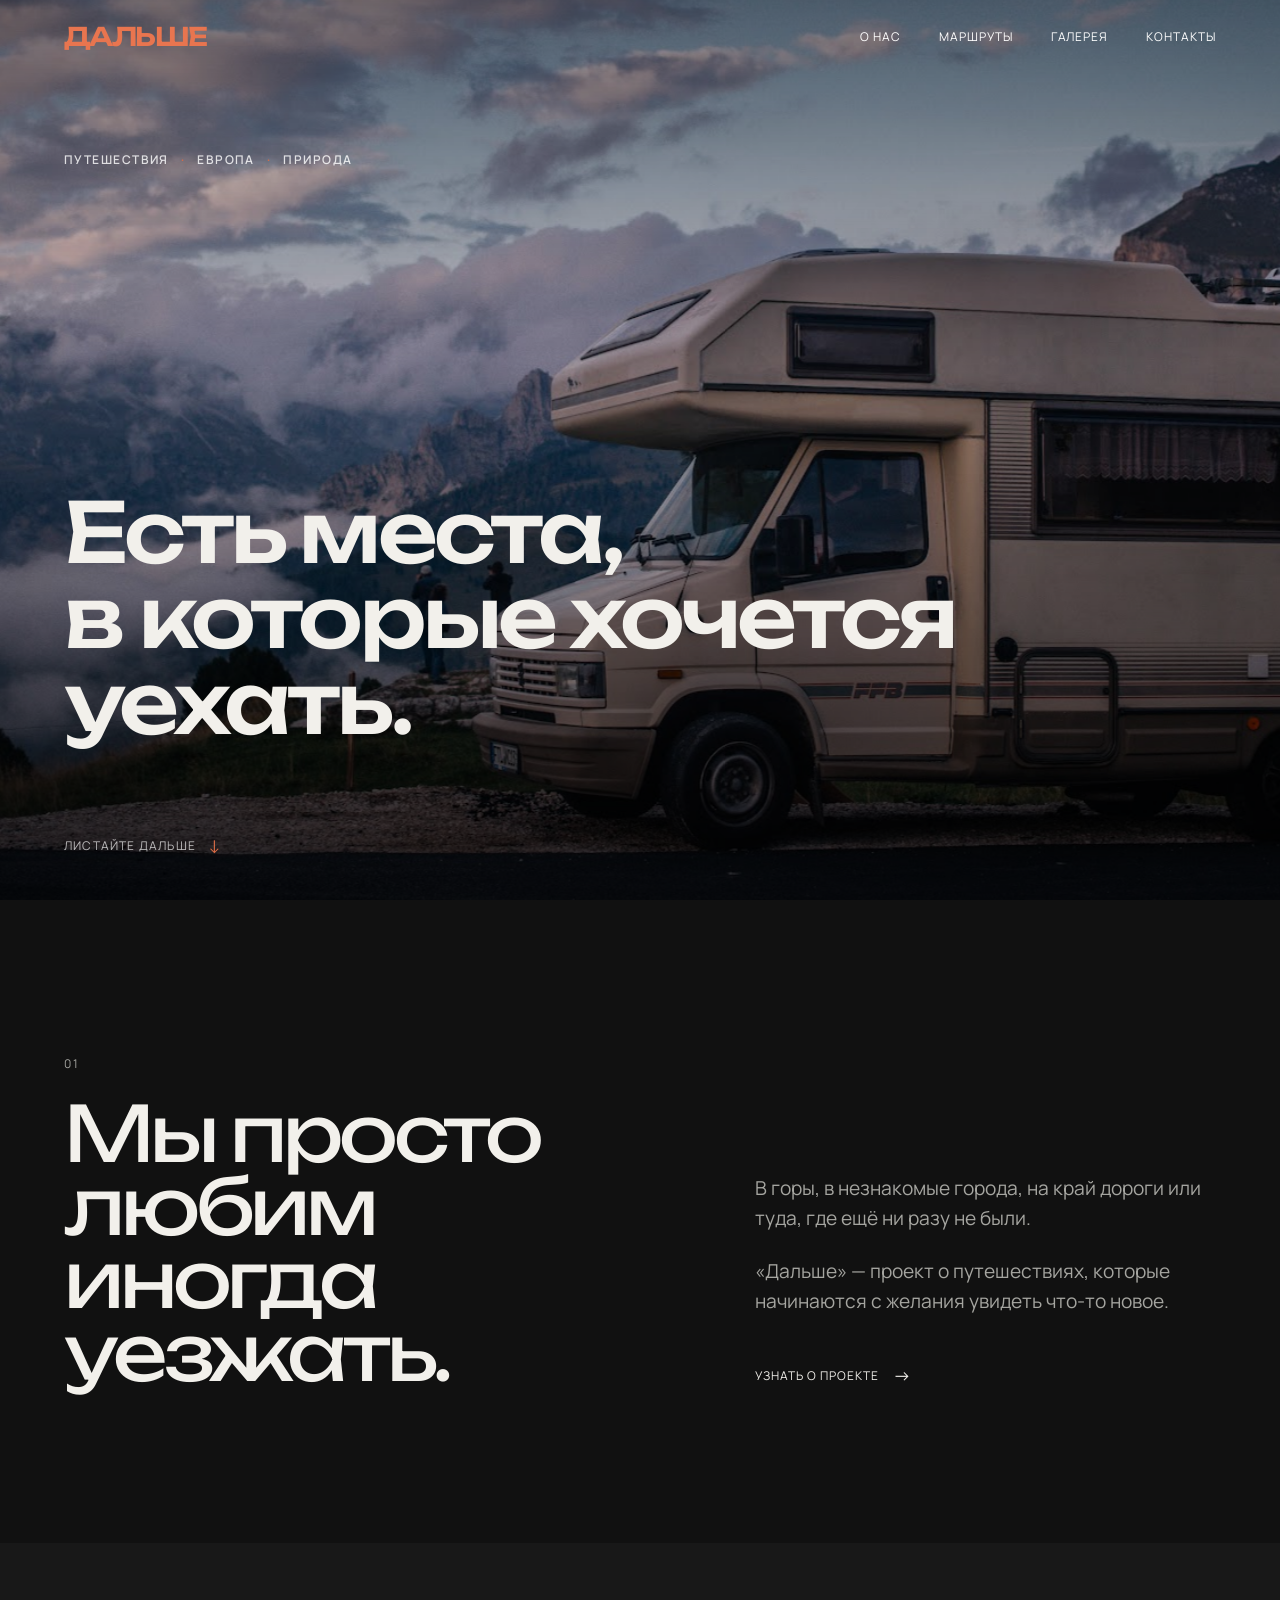
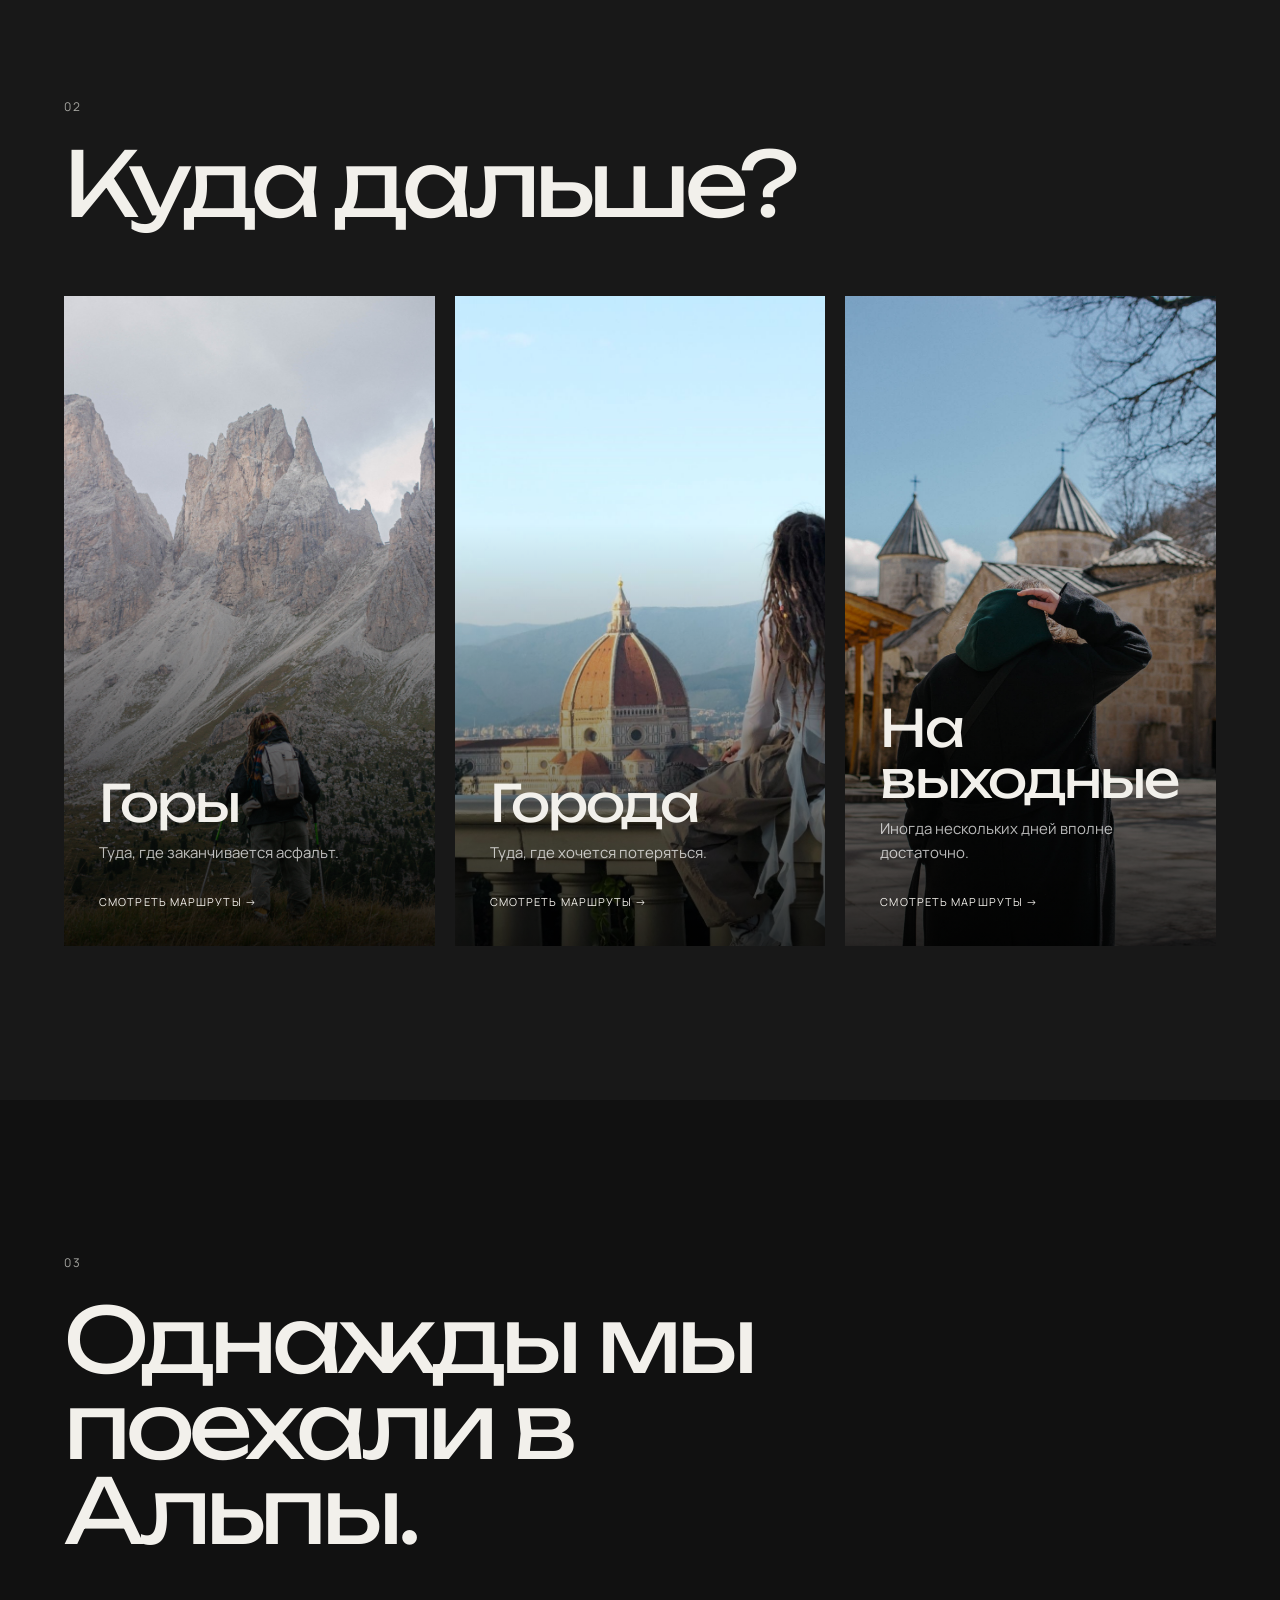
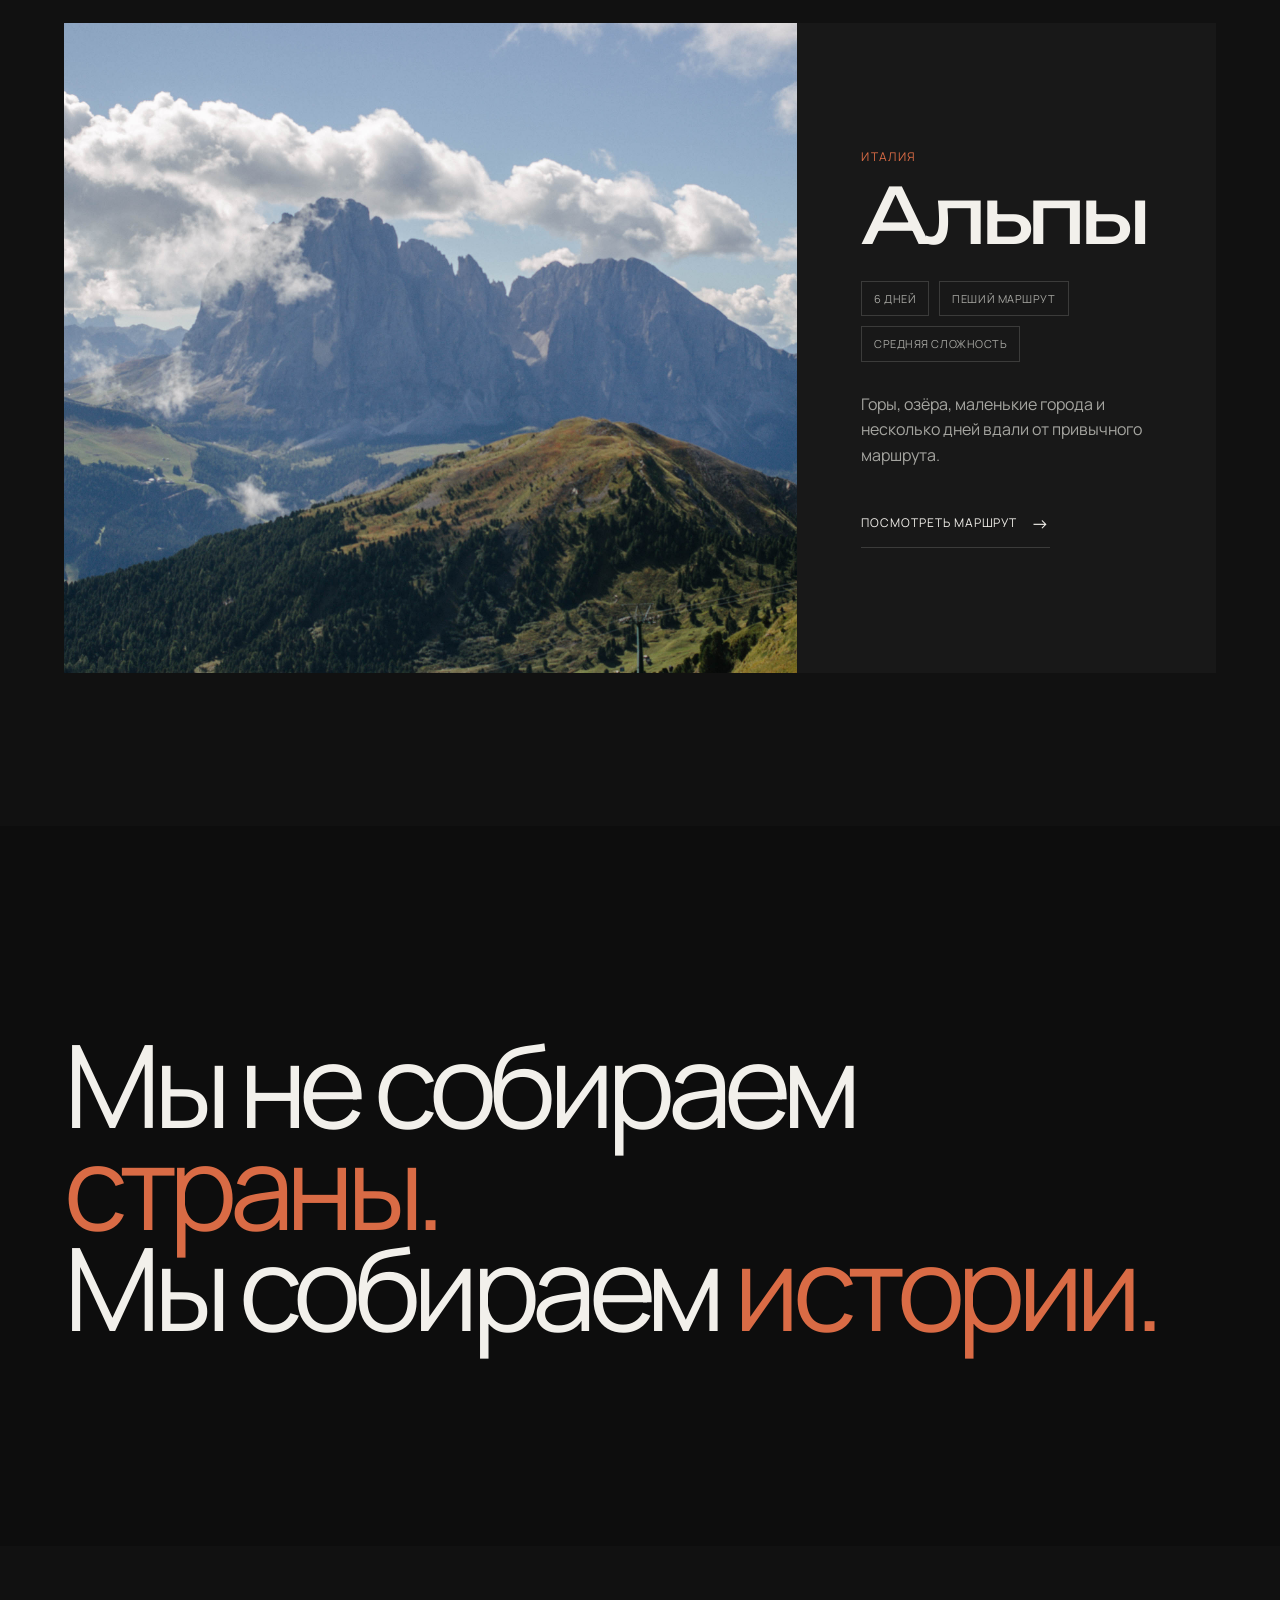
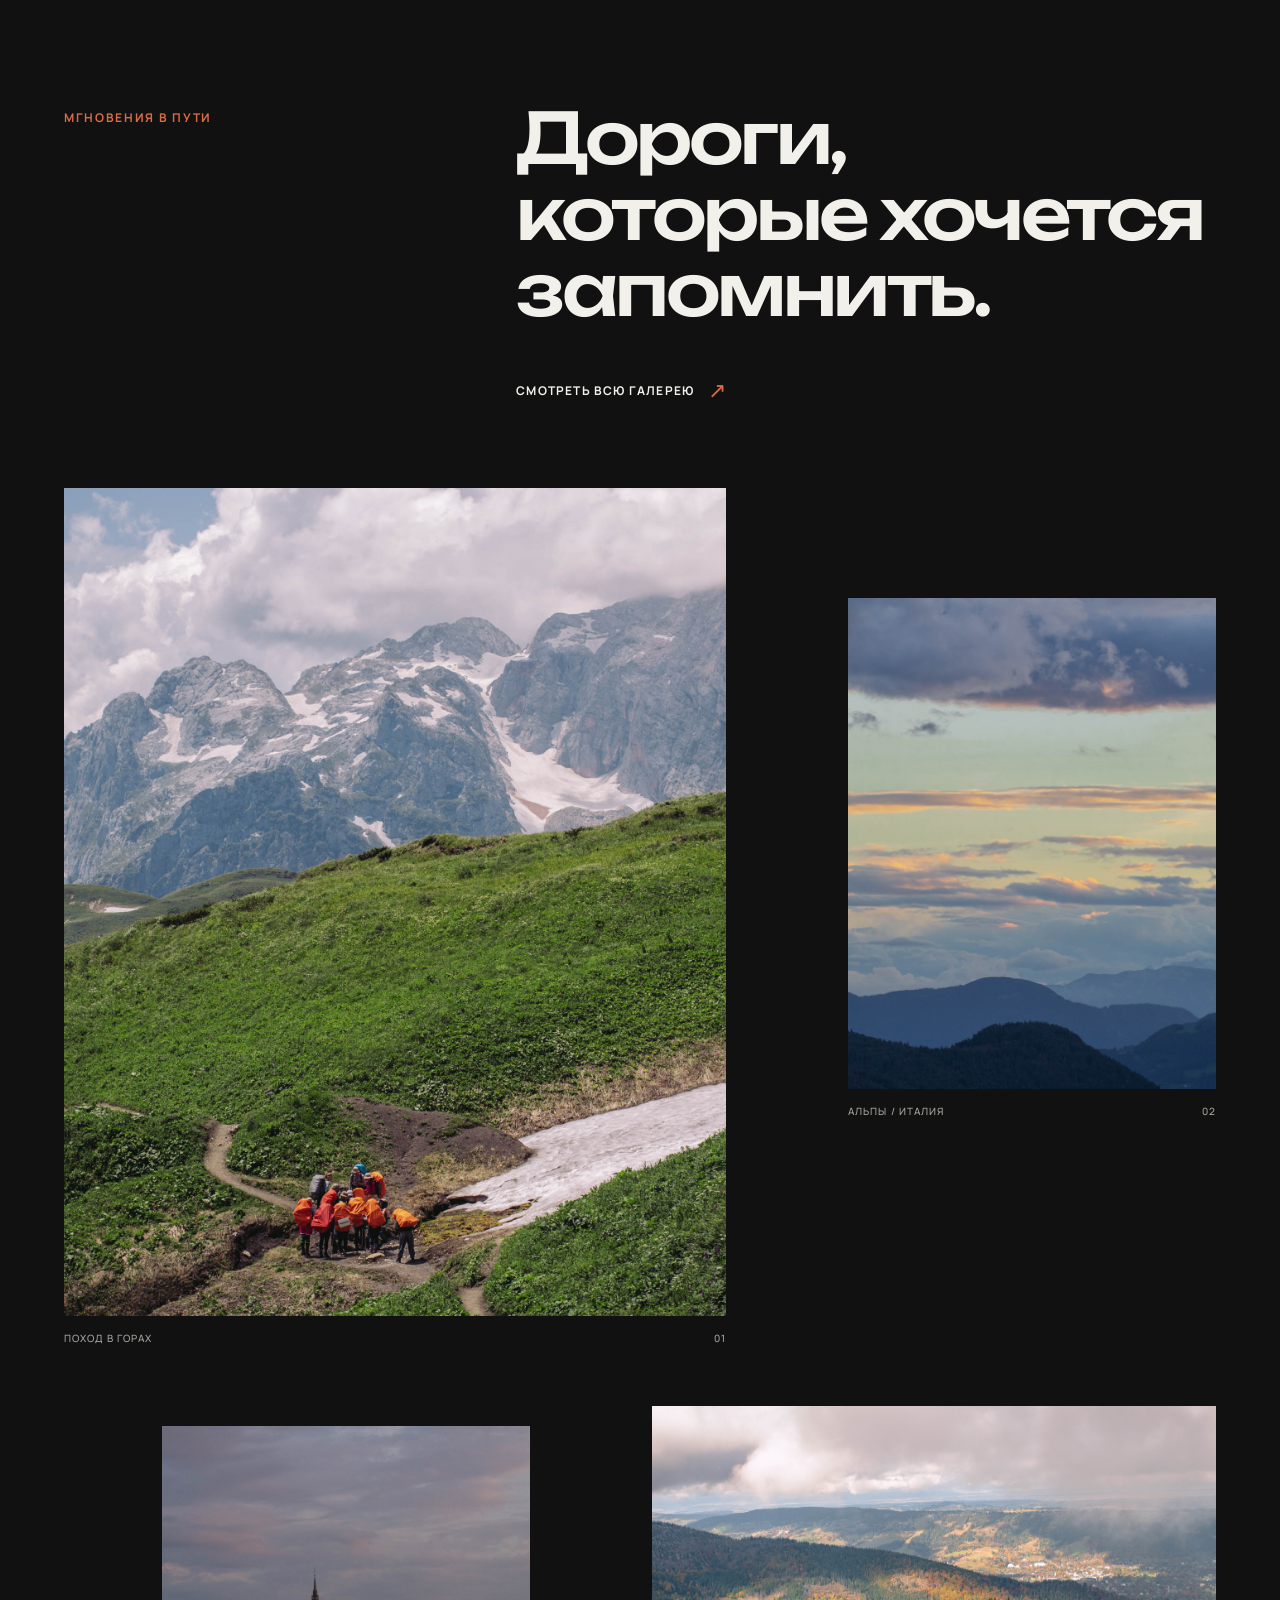
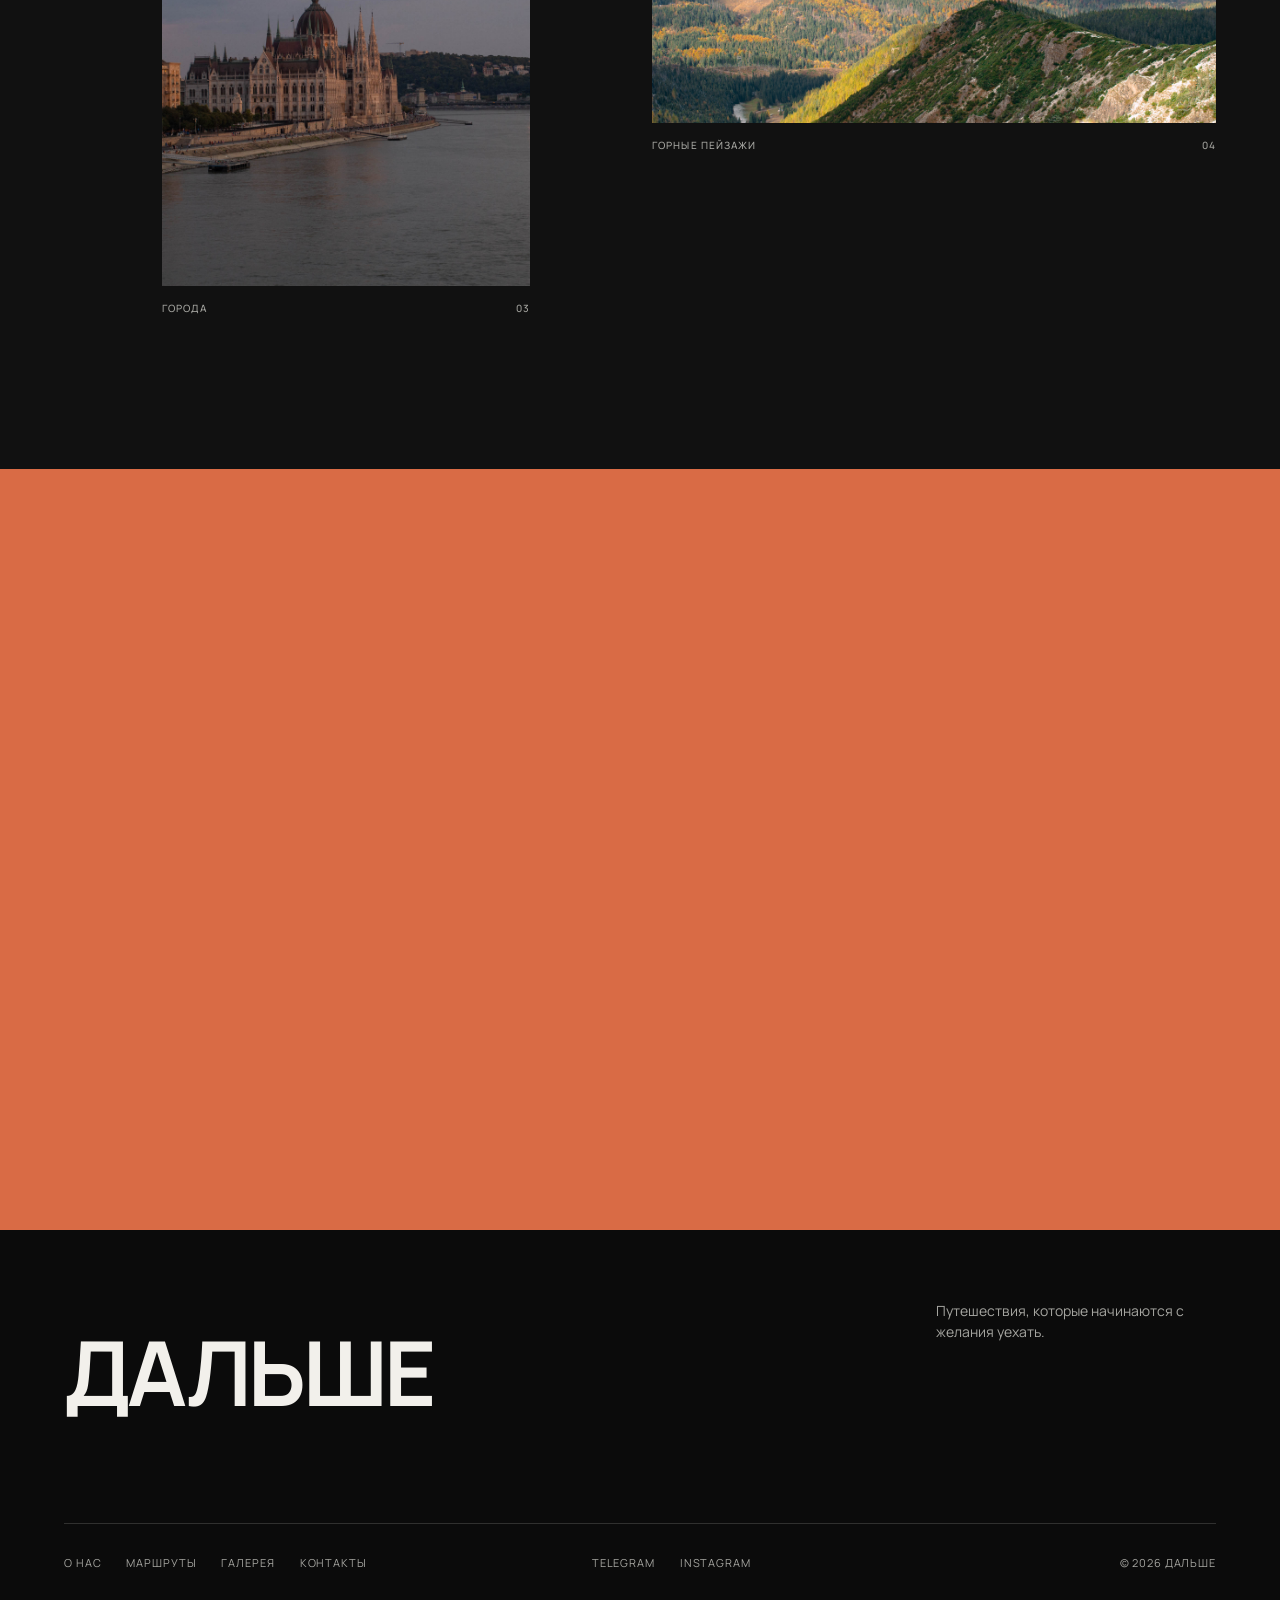
<file: index.html>
<!DOCTYPE html>
<html lang="ru">
<head>
    <meta charset="UTF-8">
    <meta name="viewport" content="width=device-width, initial-scale=1.0">

    <title>ДАЛЬШЕ — путешествия, которые начинаются с желания уехать</title>

    <meta name="description"
          content="ДАЛЬШЕ — проект о путешествиях, горах, городах и дорогах.">
<link rel="preconnect" href="https://fonts.googleapis.com">
<link rel="preconnect" href="https://fonts.gstatic.com" crossorigin>
<link href="https://fonts.googleapis.com/css2?family=Manrope:wght@400;500;600;700&family=Unbounded:wght@400;500;600;700&display=swap" rel="stylesheet">

    <link rel="stylesheet" href="css/style.css">
</head>

<body>

    <!-- ================= HEADER ================= -->

    <header class="site-header">

        <div class="container header-inner">

            <a href="index.html" class="logo">
                ДАЛЬШЕ
            </a>

            <nav class="main-nav">
                <a href="about.html">О нас</a>
                <a href="routes.html">Маршруты</a>
                <a href="gallery.html">Галерея</a>
                <a href="contact.html">Контакты</a>
            </nav>

            <button class="menu-toggle"
                    type="button"
                    aria-label="Открыть меню"
                    aria-expanded="false">

                <span></span>
                <span></span>

            </button>

        </div>

    </header>


    <main>

        <!-- ================= HERO ================= -->

        <section class="hero">
    <img
        src="img/1-photo.jpg"
        alt="Путешествие в горах"
        class="hero__image"
    >

    <div class="hero__overlay"></div>

    <div class="hero__content">

        <div class="hero__label">
            <span>Путешествия</span>
            <span>Европа</span>
            <span>Природа</span>
        </div>

        <h1 class="hero__title">
            Есть места,<br>
            в которые хочется<br>
            уехать.
        </h1>

        <div class="hero__bottom">
            <span class="hero__scroll">Листайте дальше</span>
            <span class="hero__arrow">↓</span>
        </div>

    </div>
</section>


        <!-- ================= INTRO ================= -->

        <section class="intro section" id="intro">

            <div class="container intro-grid">

                <div class="intro-heading">

                    <span class="section-number">01</span>

                    <h2>
                        Мы просто любим
                        иногда уезжать.
                    </h2>

                </div>

                <div class="intro-text">

                    <p>
                        В горы, в незнакомые города, на край дороги
                        или туда, где ещё ни разу не были.
                    </p>

                    <p>
                        «Дальше» — проект о путешествиях,
                        которые начинаются с желания увидеть
                        что-то новое.
                    </p>

                    <a href="about.html" class="text-link">
                        Узнать о проекте
                        <span>→</span>
                    </a>

                </div>

            </div>

        </section>


        <!-- ================= DIRECTIONS ================= -->

        <section class="directions section">

            <div class="container">

                <div class="section-heading">

                    <span class="section-number">02</span>

                    <h2>
                        Куда дальше?
                    </h2>

                </div>


                <div class="directions-grid">

                    <a href="routes.html"
                       class="direction-card">

                        <div class="direction-image">

                            <img src="img/2-photo.jpg"
                                 alt="Горы">

                        </div>

                        <div class="direction-content">



                            <h3>
                                Горы
                            </h3>

                            <p>
                                Туда, где заканчивается асфальт.
                            </p>

                            <span class="card-link">
                                Смотреть маршруты →
                            </span>

                        </div>

                    </a>


                    <a href="routes.html"
                       class="direction-card">

                        <div class="direction-image">

                            <img src="img/3-photo.jpg"
                                 alt="Европейский город">

                        </div>

                        <div class="direction-content">


                            <h3>
                                Города
                            </h3>

                            <p>
                                Туда, где хочется потеряться.
                            </p>

                            <span class="card-link">
                                Смотреть маршруты →
                            </span>

                        </div>

                    </a>


                    <a href="routes.html"
                       class="direction-card">

                        <div class="direction-image">

                            <img src="img/4-photo.jpg"
                                 alt="Дорога и природа">

                        </div>

                        <div class="direction-content">


                            <h3>
                                На выходные
                            </h3>

                            <p>
                                Иногда нескольких дней вполне достаточно.
                            </p>

                            <span class="card-link">
                                Смотреть маршруты →
                            </span>

                        </div>

                    </a>

                </div>

            </div>

        </section>


        <!-- ================= FEATURED ROUTE ================= -->

        <section class="featured-route section">

            <div class="container">

                <div class="section-heading">

                    <span class="section-number">03</span>

                    <h2>
                        Однажды мы<br>
                        поехали в Альпы.
                    </h2>

                </div>


                <article class="featured-route-card">

                    <div class="featured-route-image">

                        <img src="img/5-photo.jpg"
                             alt="Альпы в Австрии">

                    </div>


                    <div class="featured-route-info">

                        <span class="route-location">
                            Италия
                        </span>

                        <h3>
                            Альпы
                        </h3>

                        <ul class="route-details">

                            <li>6 дней</li>
                            <li>Пеший маршрут</li>
                            <li>Средняя сложность</li>

                        </ul>

                        <p>
                            Горы, озёра, маленькие города и несколько
                            дней вдали от привычного маршрута.
                        </p>

                        <a href="routes.html"
                           class="button-link">

                            Посмотреть маршрут
                            <span>→</span>

                        </a>

                    </div>

                </article>

            </div>

        </section>


        <!-- ================= MANIFESTO ================= -->

        <section class="manifesto section">

            <div class="container">

                <p class="manifesto-text">

                    Мы не собираем
                    <span>страны.</span>

                    <br>

                    Мы собираем
                    <span>истории.</span>

                </p>

            </div>

        </section>


        <!-- ================= GALLERY ================= -->

        <section class="home-gallery">

    <div class="container">

        <div class="home-gallery__header">

            <div class="home-gallery__label">
                Мгновения в пути
            </div>

            <div class="home-gallery__heading">

                <h2>
                    Дороги,<br>
                    которые хочется
                    запомнить.
                </h2>

                <a
                    href="gallery.html"
                    class="home-gallery__link"
                >
                    Смотреть всю галерею
                    <span>↗</span>
                </a>

            </div>

        </div>


        <div class="home-gallery__grid">

            <!-- Большая фотография -->

            <a
                href="gallery.html"
                class="home-gallery__item home-gallery__item--large"
            >

                <div class="home-gallery__image">

                    <img
                        src="img/9-photo.jpg"
                        alt="Горный пейзаж"
                        loading="lazy"
                    >

                </div>

                <div class="home-gallery__caption">
                    <span>Поход в горах</span>
                    <span>01</span>
                </div>

            </a>


            <!-- Вертикальная фотография -->

            <a
                href="gallery.html"
                class="home-gallery__item home-gallery__item--vertical"
            >

                <div class="home-gallery__image">

                    <img
                        src="img/8-photo.jpg"
                        at="Поход в горах"
                        loading="lazy"
                    >

                </div>

                <div class="home-gallery__caption">
                    <span>Альпы / Италия</span>
                    <span>02</span>
                </div>

            </a>


            <!-- Маленькая фотография -->

            <a
                href="gallery.html"
                class="home-gallery__item home-gallery__item--small"
            >

                <div class="home-gallery__image">

                    <img
                        src="img/14-photo.jpg"
                        alt="Европейский город"
                        loading="lazy"
                    >

                </div>

                <div class="home-gallery__caption">
                    <span>Города</span>
                    <span>03</span>
                </div>

            </a>


            <!-- Нижняя широкая фотография -->

            <a
                href="gallery.html"
                class="home-gallery__item home-gallery__item--wide"
            >

                <div class="home-gallery__image">

                    <img
                        src="img/17-photo.jpg"
                        alt="Горные пейзажи"
                        loading="lazy"
                    >

                </div>

                <div class="home-gallery__caption">
                    <span>Горные пейзажи</span>
                    <span>04</span>
                </div>

            </a>

        </div>

    </div>

</section>


        <!-- ================= FINAL CTA ================= -->

        <section class="final-cta section">

            <div class="container final-cta-inner">

                <span class="section-number">
                    05
                </span>

                <h2>
                    Куда<br>
                    дальше?
                </h2>

                <a href="routes.html"
                   class="final-link">

                    Поехали
                    <span>→</span>

                </a>

            </div>

        </section>

    </main>


    <!-- ================= FOOTER ================= -->

    <footer class="site-footer">

        <div class="container">

            <div class="footer-top">

                <a href="index.html"
                   class="footer-logo">
                    ДАЛЬШЕ
                </a>

                <p class="footer-description">
                    Путешествия, которые начинаются
                    с желания уехать.
                </p>

            </div>


            <div class="footer-bottom">

                <nav class="footer-nav">

                    <a href="about.html">О нас</a>
                    <a href="routes.html">Маршруты</a>
                    <a href="gallery.html">Галерея</a>
                    <a href="contact.html">Контакты</a>

                </nav>


                <div class="footer-social">

                    <a href="#">Telegram</a>
                    <a href="#">Instagram</a>

                </div>


                <p class="copyright">
                    © 2026 ДАЛЬШЕ
                </p>

            </div>

        </div>

    </footer>


    <script src="js/script.js"></script>

</body>
</html>
</file>
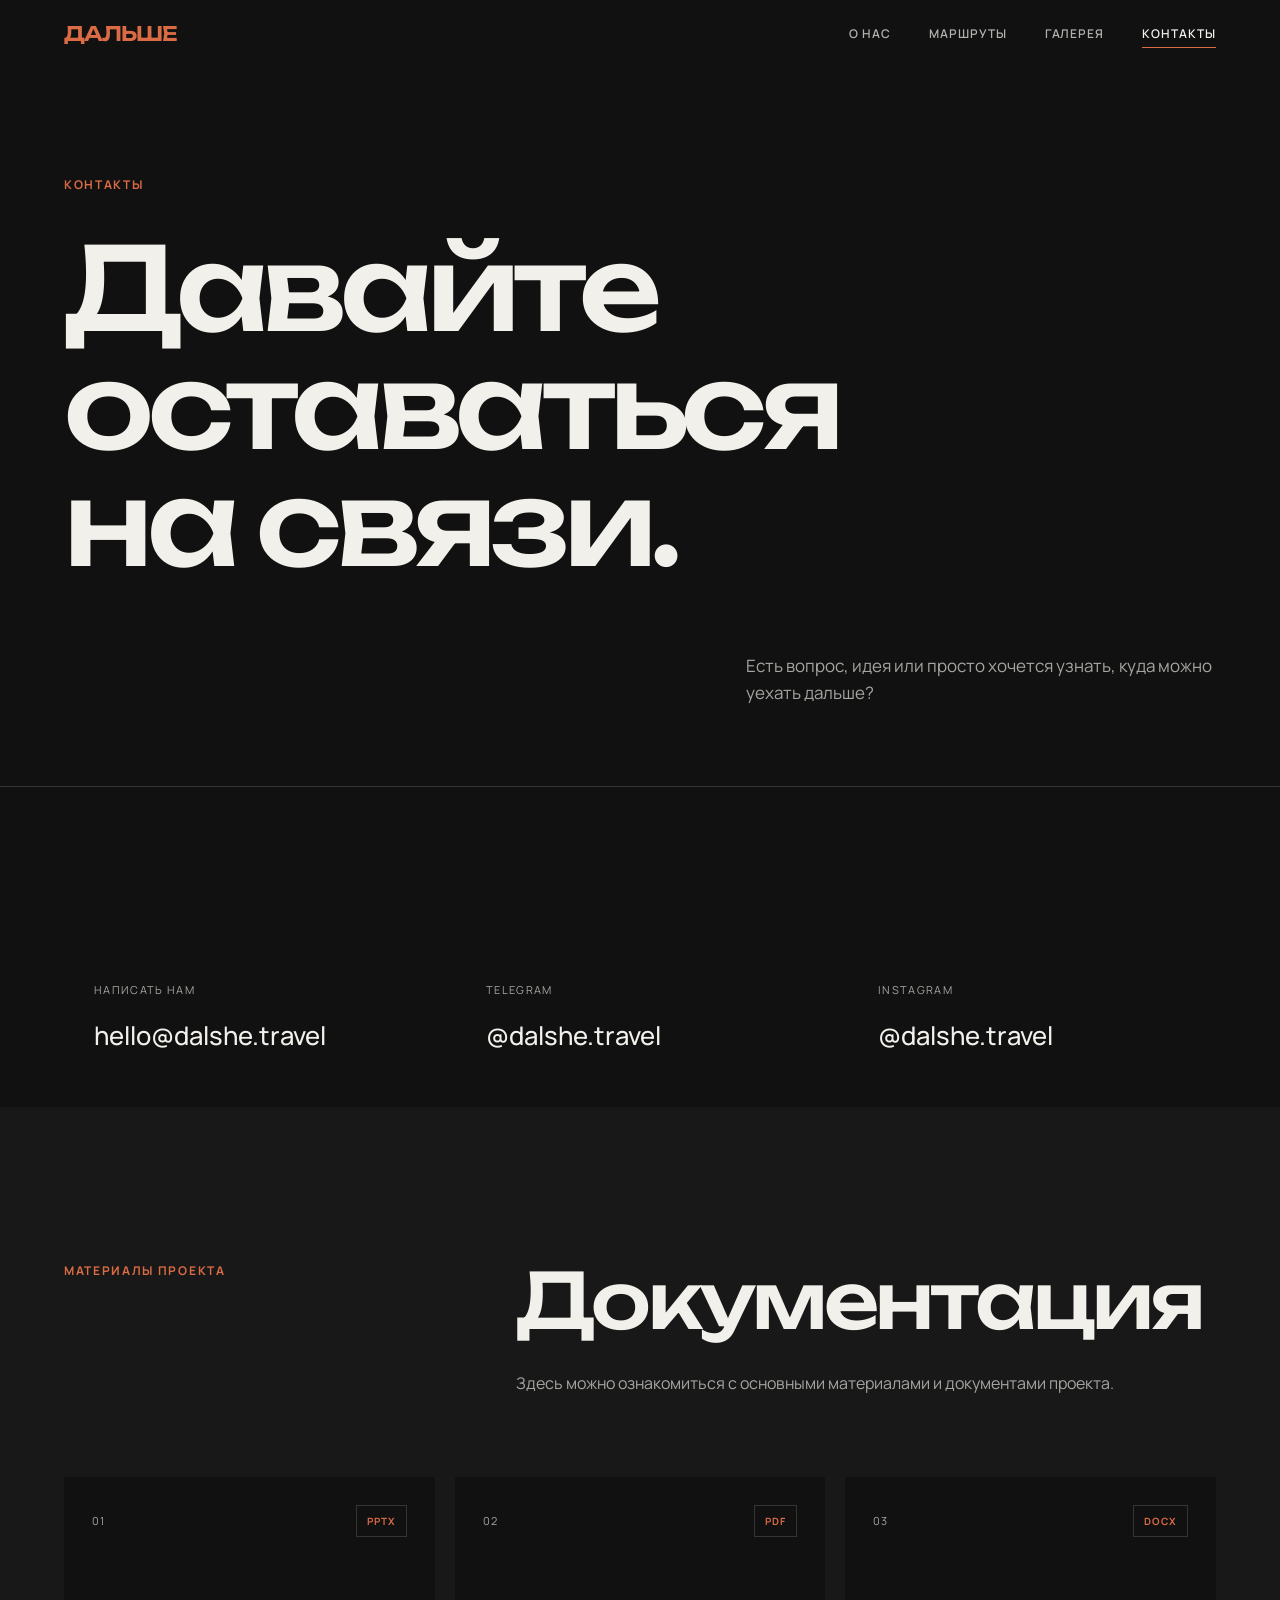
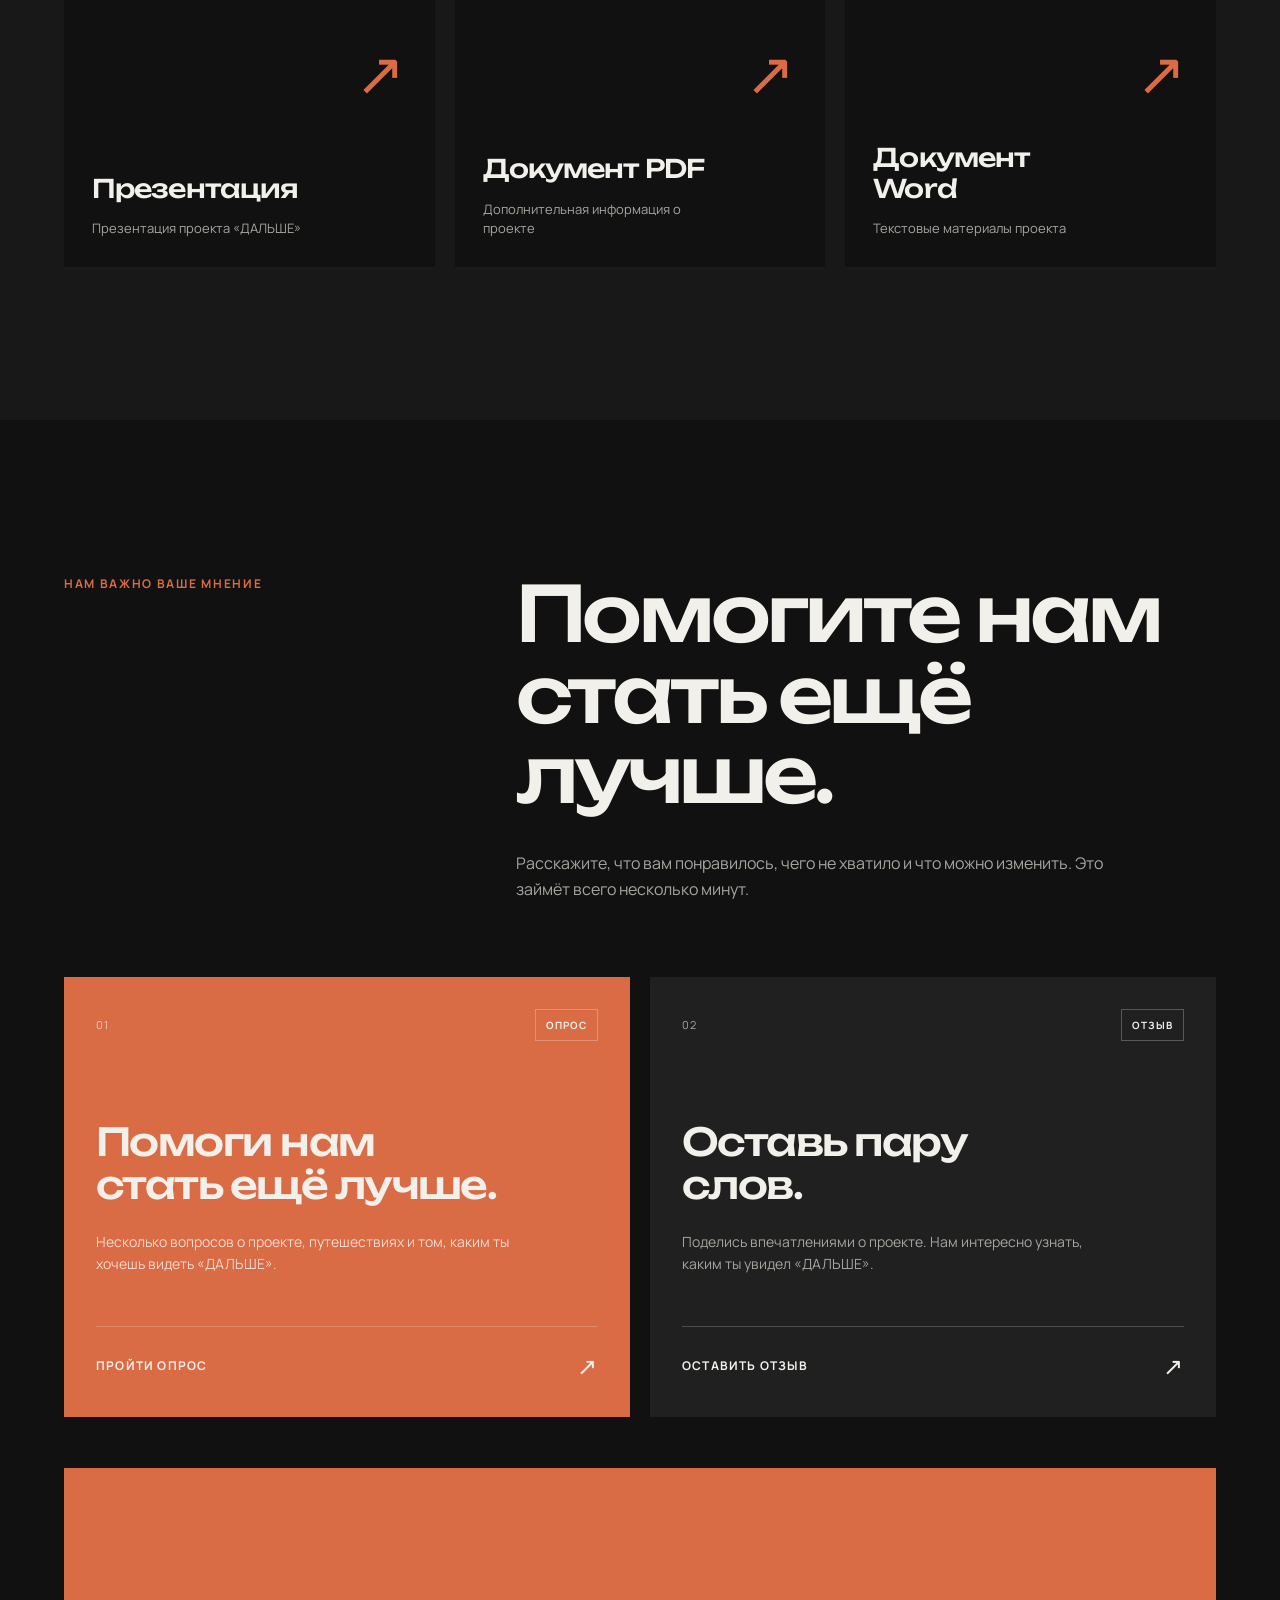
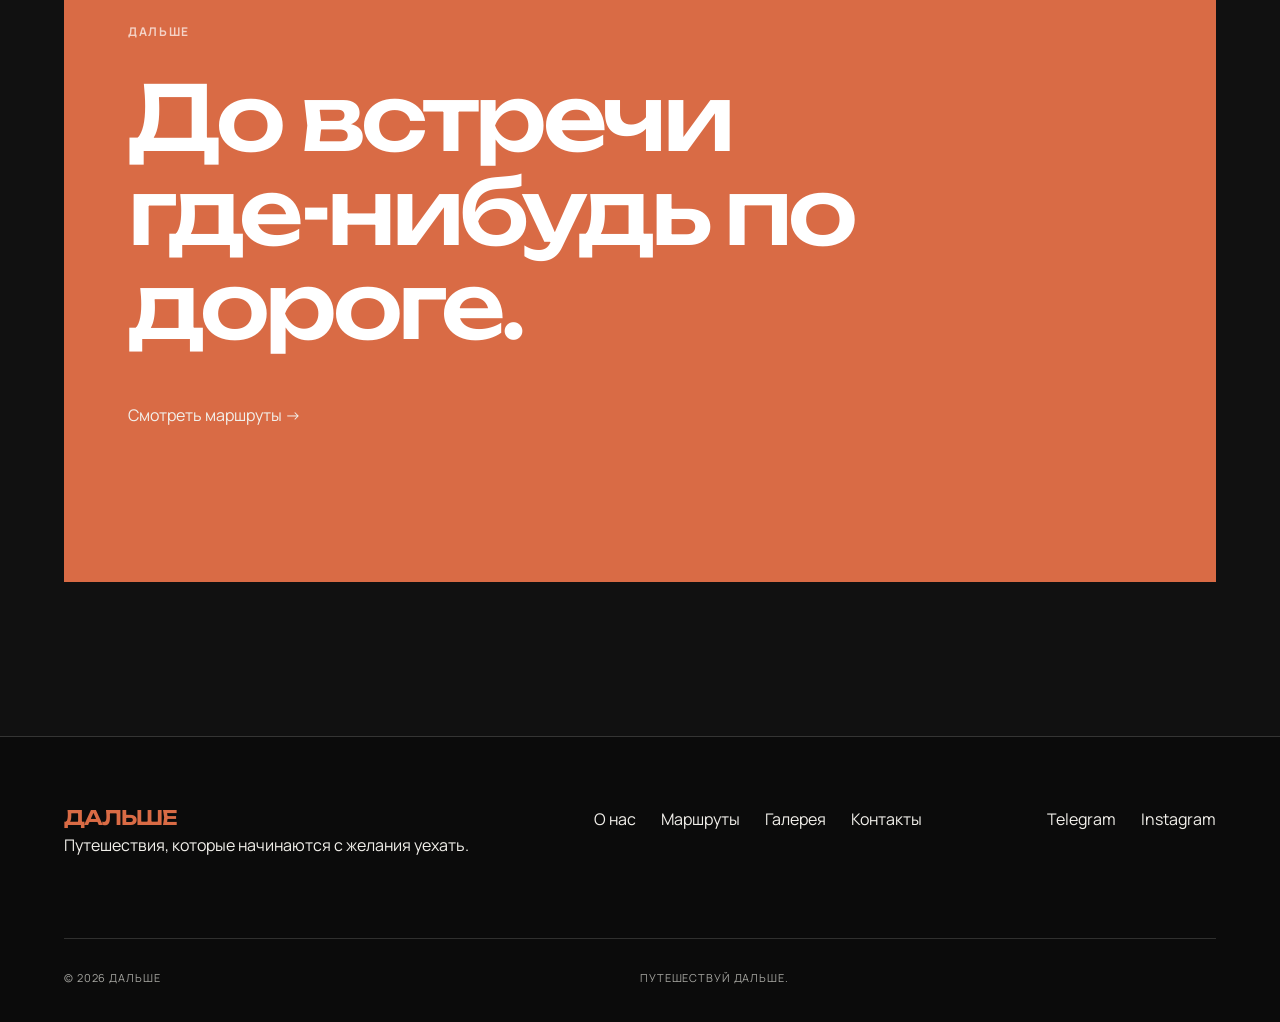
<file: contact.html>
<!DOCTYPE html>
<html lang="ru">
<head>
    <meta charset="UTF-8">
    <meta name="viewport" content="width=device-width, initial-scale=1.0">

    <title>Контакты — ДАЛЬШЕ</title>

    <meta
        name="description"
        content="Контакты проекта ДАЛЬШЕ и документация проекта."
    >

    <!-- Шрифты -->
    <link rel="preconnect" href="https://fonts.googleapis.com">
    <link rel="preconnect" href="https://fonts.gstatic.com" crossorigin>

    <link
        href="https://fonts.googleapis.com/css2?family=Manrope:wght@400;500;600;700&family=Unbounded:wght@400;500;600;700&display=swap"
        rel="stylesheet"
    >

    <link rel="stylesheet" href="css/style.css">

    <script src="js/script.js" defer></script>
</head>

<body>

<!-- =========================================
     HEADER
========================================= -->

<header class="site-header">

    <div class="header-inner">

        <a href="index.html" class="site-logo">
            ДАЛЬШЕ
        </a>

        <nav class="site-nav">

            <a href="about.html">
                О нас
            </a>

            <a href="routes.html">
                Маршруты
            </a>

            <a href="gallery.html">
                Галерея
            </a>

            <a href="contact.html" class="active">
                Контакты
            </a>

        </nav>

        <button
            class="menu-toggle"
            aria-label="Открыть меню"
            aria-expanded="false"
        >
            <span></span>
            <span></span>
        </button>

    </div>

</header>


<main>

<!-- =========================================
     CONTACT HERO
========================================= -->

<section class="contact-hero">

    <div class="container">

        <div class="contact-hero__label">
            Контакты
        </div>

        <h1 class="contact-hero__title">
            Давайте<br>
            оставаться<br>
            на связи.
        </h1>

        <div class="contact-hero__bottom">

            <p>
                Есть вопрос, идея или просто хочется
                узнать, куда можно уехать дальше?
            </p>

        </div>

    </div>

</section>


<!-- =========================================
     CONTACT INFORMATION
========================================= -->

<section class="contact-info">

    <div class="container">

        <div class="contact-info__grid">

            <!-- EMAIL -->

            <div class="contact-block">


                <div class="contact-block__label">
                    Написать нам
                </div>

                <a
                    href="mailto:hello@dalshe.travel"
                    class="contact-block__link"
                >
                    hello@dalshe.travel
                </a>

            </div>


            <!-- TELEGRAM -->

            <div class="contact-block">


                <div class="contact-block__label">
                    Telegram
                </div>

                <a
                    href="#"
                    class="contact-block__link"
                    target="_blank"
                >
                    @dalshe.travel
                </a>

            </div>


            <!-- INSTAGRAM -->

            <div class="contact-block">


                <div class="contact-block__label">
                    Instagram
                </div>

                <a
                    href="#"
                    class="contact-block__link"
                    target="_blank"
                >
                    @dalshe.travel
                </a>

            </div>

        </div>

    </div>

</section>


<!-- =========================================
     DOCUMENTATION
========================================= -->

<section class="documentation" id="docblock">

    <div class="container">

        <div class="documentation__header">

            <div class="documentation__label">
                Материалы проекта
            </div>

            <h2 class="documentation__title">
                Документация
            </h2>

            <p class="documentation__description">
                Здесь можно ознакомиться с основными
                материалами и документами проекта.
            </p>

        </div>


        <div class="documentation__grid">


            <!-- PRESENTATION -->

            <a
                href="ДАЛЬШЕ.pptx"
                class="document-card"
                download
            >

                <div class="document-card__top">

                    <span class="document-card__number">
                        01
                    </span>

                    <span class="document-card__format">
                        PPTX
                    </span>

                </div>

                <div class="document-card__icon">
                    ↗
                </div>

                <div class="document-card__bottom">

                    <h3>
                        Презентация
                    </h3>

                    <p>
                        Презентация проекта «ДАЛЬШЕ»
                    </p>

                </div>

            </a>


            <!-- PDF -->

            <a
                href="Описание разработки.pdf"
                class="document-card"
                download
            >

                <div class="document-card__top">

                    <span class="document-card__number">
                        02
                    </span>

                    <span class="document-card__format">
                        PDF
                    </span>

                </div>

                <div class="document-card__icon">
                    ↗
                </div>

                <div class="document-card__bottom">

                    <h3>
                        Документ PDF
                    </h3>

                    <p>
                        Дополнительная информация
                        о проекте
                    </p>

                </div>

            </a>


            <!-- WORD -->

            <a
                href="Описание разработки.docx"
                class="document-card"
                download
            >

                <div class="document-card__top">

                    <span class="document-card__number">
                        03
                    </span>

                    <span class="document-card__format">
                        DOCX
                    </span>

                </div>

                <div class="document-card__icon">
                    ↗
                </div>

                <div class="document-card__bottom">

                    <h3>
                        Документ Word
                    </h3>

                    <p>
                        Текстовые материалы проекта
                    </p>

                </div>

            </a>


        </div>

    </div>

</section>

<section class="feedback">

    <div class="container">

        <div class="feedback__header">

            <div class="feedback__label">
                Нам важно ваше мнение
            </div>

            <h2 class="feedback__title">
                Помогите нам<br>
                стать ещё лучше.
            </h2>

            <p class="feedback__description">
                Расскажите, что вам понравилось,
                чего не хватило и что можно изменить.
                Это займёт всего несколько минут.
            </p>

        </div>


        <div class="feedback__grid">


            <!-- ОПРОС -->

            <a
                href="https://docs.google.com/forms/d/e/1FAIpQLSdg3Wn-gIlBM9WFMW5DPNYRtVoPlCHDSZGKojcWPCUCegNUeQ/viewform"
                class="feedback-card feedback-card--survey"
                target="_blank"
                rel="noopener noreferrer"
            >

                <div class="feedback-card__top">

                    <span class="feedback-card__number">
                        01
                    </span>

                    <span class="feedback-card__tag">
                        ОПРОС
                    </span>

                </div>


                <div class="feedback-card__content">

                    <h3>
                        Помоги нам<br>
                        стать ещё лучше.
                    </h3>

                    <p>
                        Несколько вопросов о проекте,
                        путешествиях и том, каким ты
                        хочешь видеть «ДАЛЬШЕ».
                    </p>

                </div>


                <div class="feedback-card__bottom">

                    <span>
                        Пройти опрос
                    </span>

                    <span class="feedback-card__arrow">
                        ↗
                    </span>

                </div>

            </a>


            <!-- ОТЗЫВ -->

            <a
                href="https://docs.google.com/forms/d/e/1FAIpQLScAI-WvA7KSQHsfdoJxOmf9LeRmhOLOy-019fcAPG1I0CYaZw/viewform?usp=header"
                class="feedback-card feedback-card--review"
                target="_blank"
                rel="noopener noreferrer"
            >

                <div class="feedback-card__top">

                    <span class="feedback-card__number">
                        02
                    </span>

                    <span class="feedback-card__tag">
                        ОТЗЫВ
                    </span>

                </div>


                <div class="feedback-card__content">

                    <h3>
                        Оставь пару<br>
                        слов.
                    </h3>

                    <p>
                        Поделись впечатлениями о проекте.
                        Нам интересно узнать, каким
                        ты увидел «ДАЛЬШЕ».
                    </p>

                </div>


                <div class="feedback-card__bottom">

                    <span>
                        Оставить отзыв
                    </span>

                    <span class="feedback-card__arrow">
                        ↗
                    </span>

                </div>

            </a>


        </div>

<br><br>

<!-- =========================================
     FINAL BLOCK
========================================= -->

<section class="contact-final">

    <div class="container">

        <div class="contact-final__inner">

            <div class="contact-final__label">
                ДАЛЬШЕ
            </div>

            <h2>
                До встречи<br>
                где-нибудь по дороге.
            </h2>

            <a
                href="routes.html"
                class="button button--light"
            >
                Смотреть маршруты
                <span>→</span>
            </a>

        </div>

    </div>

</section>



</main>


<!-- =========================================
     FOOTER
========================================= -->

<footer class="site-footer">

    <div class="container">

        <div class="footer-top">

            <div class="footer-brand">

                <a
                    href="index.html"
                    class="site-logo"
                >
                    ДАЛЬШЕ
                </a>

                <p>
                    Путешествия, которые начинаются
                    с желания уехать.
                </p>

            </div>


            <div class="footer-nav">

                <a href="about.html">
                    О нас
                </a>

                <a href="routes.html">
                    Маршруты
                </a>

                <a href="gallery.html">
                    Галерея
                </a>

                <a href="contact.html">
                    Контакты
                </a>

            </div>


            <div class="footer-social">

                <a href="#" target="_blank">
                    Telegram
                </a>

                <a href="#" target="_blank">
                    Instagram
                </a>

            </div>

        </div>


        <div class="footer-bottom">

            <span>
                © 2026 ДАЛЬШЕ
            </span>

            <span>
                Путешествуй дальше.
            </span>

        </div>

    </div>

</footer>

</body>
</html>
</file>
<file: css/style.css>
* {
    margin: 0;
    padding: 0;
    box-sizing: border-box;
}

html {
    scroll-behavior: smooth;
}

body {
    margin: 0;
    padding: 0;

    background: var(--background);
    color: var(--text);

    font-family: var(--font-main);
    font-size: 16px;
    line-height: 1.6;

    overflow-x: hidden;
}

body.menu-open {
    overflow: hidden;
}
h1,
h2,
h3,
h4 {
    margin: 0;
    font-family: var(--font-heading);
    font-weight: 500;
    line-height: 1.1;
    letter-spacing: -0.03em;
}
img {
    display: block;
    width: 100%;
    height: 100%;
    object-fit: cover;
}

a {
    color: inherit;
    text-decoration: none;
}

button {
    font: inherit;
}


/* =========================================================
   VARIABLES
========================================================= */

:root {
    --background: #111111;
    --background-light: #181818;
    --text: #f2f0eb;
    --text-muted: #a5a5a0;
    --accent: #d96b45;
    --border: rgba(242, 240, 235, 0.16);

    --container: 1400px;
    --side-padding: 5vw;
    --section-space: clamp(100px, 12vw, 190px);

    --font-main: "Manrope", Arial, sans-serif;
    --font-heading: "Unbounded", Arial, sans-serif;
}


/* =========================================================
   GLOBAL
========================================================= */

.container {
    width: min(
        calc(100% - 2 * var(--side-padding)),
        var(--container)
    );

    margin: 0 auto;
}

.section {
    padding: var(--section-space) 0;
}

.section-number {
    display: block;

    margin-bottom: 25px;

    color: var(--text-muted);

    font-size: 12px;
    letter-spacing: 0.15em;
    text-transform: uppercase;
}

.section-heading {
    margin-bottom: 70px;
}

.section-heading h2 {
    max-width: 850px;

    font-size: clamp(50px, 7vw, 105px);
    font-weight: 400;
    line-height: 0.95;
    letter-spacing: -0.055em;
}


/* =========================================================
   HEADER
========================================================= */

.site-header {
    position: absolute;
    z-index: 100;

    top: 0;
    left: 0;

    width: 100%;

    padding: 28px 0;

    color: #ffffff;
}

.header-inner {
    display: flex;
    align-items: center;
    justify-content: space-between;
}

.logo {
    display: inline-block;

    font-family: "Unbounded", sans-serif;
    font-size: clamp(20px, 2vw, 30px);
    font-weight: 600;
    line-height: 1;

    letter-spacing: -0.06em;

    color: #e8754f;
    text-decoration: none;

    white-space: nowrap;

    transition:
        color 0.3s ease,
        transform 0.3s ease;
}

.logo:hover {
    color: #f28a67;
    transform: translateY(-1px);
}
.footer-logo {
    font-size: 22px;
    font-weight: 700;
    letter-spacing: -0.04em;
}

.main-nav {
    display: flex;
    align-items: center;
    gap: 38px;
}

.main-nav a {
    position: relative;

    font-size: 12px;
    letter-spacing: 0.08em;
    text-transform: uppercase;
}

.main-nav a::after {
    content: "";

    position: absolute;

    left: 0;
    bottom: -7px;

    width: 0;
    height: 1px;

    background: #ffffff;

    transition: width 0.3s ease;
}

.main-nav a:hover::after {
    width: 100%;
}


/* =========================================================
   MOBILE MENU BUTTON
========================================================= */

.menu-toggle {
    display: none;

    width: 42px;
    height: 42px;

    border: 0;
    background: transparent;

    cursor: pointer;
}

.menu-toggle span {
    display: block;

    width: 25px;
    height: 1px;

    margin: 6px auto;

    background: #ffffff;

    transition:
        transform 0.3s ease,
        opacity 0.3s ease;
}

.menu-toggle.active span:first-child {
    transform: translateY(3.5px) rotate(45deg);
}

.menu-toggle.active span:last-child {
    transform: translateY(-3.5px) rotate(-45deg);
}


/* =========================================================
   HERO
========================================================= */

.hero {
    position: relative;
    min-height: 100svh;
    height: 100svh;

    display: flex;
    align-items: stretch;

    overflow: hidden;
}

.hero__image {
    position: absolute;
    inset: 0;

    width: 100%;
    height: 100%;

    object-fit: cover;

    animation: heroZoom 14s ease-out forwards;
}

.hero__overlay {
    position: absolute;
    inset: 0;

    background:
        linear-gradient(
            180deg,
            rgba(0, 0, 0, 0.45) 0%,
            rgba(0, 0, 0, 0.08) 40%,
            rgba(0, 0, 0, 0.72) 100%
        );
}

.hero__content {
    position: relative;
    z-index: 2;

    width: 100%;
    min-height: 100%;

    max-width: var(--container);

    margin: 0 auto;
    padding: 150px var(--side-padding) 45px;

    display: flex;
    flex-direction: column;
    justify-content: space-between;

    box-sizing: border-box;
}

/* Верхняя подпись */

.hero__label {
    display: flex;
    align-items: center;
    gap: 12px;

    font-size: 12px;
    font-weight: 600;

    text-transform: uppercase;
    letter-spacing: 0.12em;

    color: rgba(255, 255, 255, 0.8);
}

.hero__label span {
    display: inline-flex;
    align-items: center;
}

.hero__label span:not(:last-child)::after {
    content: "·";

    margin-left: 12px;

    color: var(--accent);
}

/* Главный заголовок */

.hero__title {
    max-width: 1000px;

    margin-top: auto;
    margin-bottom: 90px;

    font-size: clamp(42px, 6.5vw, 105px);
    line-height: 1.03;
    letter-spacing: -0.045em;

    text-wrap: balance;
}

/* Нижняя часть */

.hero__bottom {
    display: flex;
    align-items: center;
    gap: 12px;

    font-size: 12px;
    text-transform: uppercase;
    letter-spacing: 0.1em;

    color: rgba(255, 255, 255, 0.7);
}

.hero__arrow {
    font-size: 18px;
    line-height: 1;
    color: var(--accent);
}

@keyframes heroZoom {
    from {
        transform: scale(1);
    }

    to {
        transform: scale(1.05);
    }
}

@keyframes heroZoom {
    from {
        transform: scale(1);
    }

    to {
        transform: scale(1.06);
    }
}


/* =========================================================
   INTRO
========================================================= */

.intro-grid {
    display: grid;

    grid-template-columns: 1.1fr 0.9fr;

    gap: 10vw;
}

.intro-heading h2 {
    max-width: 700px;

    font-size: clamp(48px, 6vw, 90px);
    font-weight: 400;
    line-height: 0.95;
    letter-spacing: -0.055em;
}

.intro-text {
    align-self: end;

    max-width: 500px;
}

.intro-text p {
    margin-bottom: 24px;

    color: var(--text-muted);

    font-size: clamp(17px, 1.5vw, 21px);
    line-height: 1.55;
}

.text-link,
.button-link {
    display: inline-flex;
    align-items: center;
    gap: 14px;

    margin-top: 20px;

    font-size: 12px;
    letter-spacing: 0.08em;
    text-transform: uppercase;
}

.text-link span,
.button-link span {
    font-size: 18px;

    transition: transform 0.3s ease;
}

.text-link:hover span,
.button-link:hover span {
    transform: translateX(6px);
}


/* =========================================================
   DIRECTIONS
========================================================= */

.directions {
    background: var(--background-light);
}

.directions-grid {
    display: grid;

    grid-template-columns: repeat(3, 1fr);

    gap: 20px;
}

.direction-card {
    position: relative;

    min-height: 650px;

    display: flex;
    align-items: flex-end;

    overflow: hidden;

    background: #222222;
}

.direction-image {
    position: absolute;

    inset: 0;
}

.direction-image::after {
    content: "";

    position: absolute;

    inset: 0;

    background:
        linear-gradient(
            to bottom,
            transparent 35%,
            rgba(0, 0, 0, 0.8) 100%
        );
}

.direction-image img {
    transition:
        transform 0.8s cubic-bezier(0.2, 0.65, 0.3, 1);
}

.direction-card:hover .direction-image img {
    transform: scale(1.06);
}

.direction-content {
    position: relative;
    z-index: 2;

    width: 100%;

    padding: 35px;
}

.direction-number {
    display: block;

    margin-bottom: 100px;

    color: rgba(255, 255, 255, 0.65);

    font-size: 12px;
}

.direction-content h3 {
    margin-bottom: 12px;

    font-size: clamp(38px, 4vw, 58px);
    font-weight: 400;
    line-height: 1;
    letter-spacing: -0.04em;
}

.direction-content p {
    max-width: 300px;

    color: rgba(255, 255, 255, 0.72);

    font-size: 15px;
}

.card-link {
    display: block;

    margin-top: 28px;

    font-size: 11px;
    letter-spacing: 0.1em;
    text-transform: uppercase;
}


/* =========================================================
   FEATURED ROUTE
========================================================= */

.featured-route-card {
    display: grid;

    grid-template-columns: 1.4fr 0.8fr;

    min-height: 650px;

    background: var(--background-light);
}

.featured-route-image {
    min-height: 500px;
}

.featured-route-info {
    display: flex;
    flex-direction: column;
    justify-content: center;

    padding: clamp(35px, 5vw, 80px);
}

.route-location {
    margin-bottom: 15px;

    color: var(--accent);

    font-size: 12px;
    letter-spacing: 0.12em;
    text-transform: uppercase;
}

.featured-route-info h3 {
    margin-bottom: 30px;

    font-size: clamp(55px, 6vw, 95px);
    font-weight: 400;
    line-height: 0.9;
    letter-spacing: -0.06em;
}

.route-details {
    display: flex;
    flex-wrap: wrap;
    gap: 10px;

    margin: 0 0 30px;

    padding: 0;

    list-style: none;
}

.route-details li {
    padding: 8px 12px;

    border: 1px solid var(--border);

    color: var(--text-muted);

    font-size: 11px;
    text-transform: uppercase;
    letter-spacing: 0.05em;
}

.featured-route-info > p {
    max-width: 430px;

    color: var(--text-muted);

    font-size: 16px;
    line-height: 1.6;
}

.button-link {
    align-self: flex-start;

    margin-top: 40px;

    padding-bottom: 10px;

    border-bottom: 1px solid var(--border);
}


/* =========================================================
   MANIFESTO
========================================================= */

.manifesto {
    display: flex;
    align-items: center;

    min-height: 80vh;

    background: #0d0d0d;
}

.manifesto-text {
    max-width: 1250px;

    font-size: clamp(55px, 9vw, 145px);
    font-weight: 400;
    line-height: 0.88;
    letter-spacing: -0.065em;
}

.manifesto-text span {
    color: var(--accent);
}


/* =========================================
    HOME GALLERY
    Только для галереи главной страницы
 ========================================= */

.home-gallery {
    position: relative;

    padding:
        var(--section-space)
        0;

    overflow: hidden;
}


/* =========================================
   HEADER
========================================= */

.home-gallery__header {
    display: grid;

    grid-template-columns: 1fr 2fr;

    gap: 8vw;

    margin-bottom: 80px;
}

.home-gallery__label {
    padding-top: 8px;

    color: var(--accent);

    font-size: 12px;
    font-weight: 700;

    text-transform: uppercase;
    letter-spacing: 0.14em;
}

.home-gallery__heading {
    display: flex;
    flex-direction: column;
    align-items: flex-start;
}

.home-gallery__heading h2 {
    max-width: 900px;

    margin: 0;

    color: var(--text);

    font-family:
        var(--font-heading,
        "Unbounded",
        sans-serif);

    font-size: clamp(40px, 5.5vw, 76px);
    font-weight: 500;

    line-height: 1.08;

    letter-spacing: -0.05em;
}


/* =========================================
   LINK
========================================= */

.home-gallery__link {
    display: inline-flex;
    align-items: center;
    gap: 14px;

    margin-top: 45px;

    color: var(--text);

    font-size: 12px;
    font-weight: 700;

    text-transform: uppercase;
    letter-spacing: 0.1em;

    text-decoration: none;

    transition:
        color 0.25s ease;
}

.home-gallery__link span {
    display: inline-block;

    color: var(--accent);

    font-size: 22px;
    font-weight: 300;

    transition:
        transform 0.3s ease;
}

.home-gallery__link:hover {
    color: var(--accent);
}

.home-gallery__link:hover span {
    transform:
        translate(5px, -5px);
}


/* =========================================
   GRID
========================================= */

.home-gallery__grid {
    display: grid;

    grid-template-columns:
        repeat(12, minmax(0, 1fr));

    column-gap: 24px;
    row-gap: 70px;

    align-items: start;
}


/* =========================================
   COMMON ITEM
========================================= */

.home-gallery__item {
    display: block;

    margin: 0;

    color: inherit;

    text-decoration: none;

    cursor: pointer;
}

.home-gallery__image {
    position: relative;

    width: 100%;

    overflow: hidden;

    background: var(--background-light);
}

.home-gallery__image img {
    display: block;

    width: 100%;
    height: 100%;

    object-fit: cover;

    transition:
        transform 0.7s
        cubic-bezier(0.2, 0.7, 0.2, 1),
        opacity 0.5s ease;
}

.home-gallery__item:hover
.home-gallery__image img {
    transform: scale(1.045);

    opacity: 0.84;
}


/* =========================================
   LARGE PHOTO
========================================= */

.home-gallery__item--large {
    grid-column: 1 / 8;
}

.home-gallery__item--large
.home-gallery__image {
    aspect-ratio: 4 / 5;
}


/* =========================================
   VERTICAL PHOTO
========================================= */

.home-gallery__item--vertical {
    grid-column: 9 / 13;

    margin-top: 110px;
}

.home-gallery__item--vertical
.home-gallery__image {
    aspect-ratio: 3 / 4;
}


/* =========================================
   SMALL PHOTO
========================================= */

.home-gallery__item--small {
    grid-column: 2 / 6;

    margin-top: 10px;
}

.home-gallery__item--small
.home-gallery__image {
    aspect-ratio: 4 / 5;
}


/* =========================================
   WIDE PHOTO
========================================= */

.home-gallery__item--wide {
    grid-column: 7 / 13;

    margin-top: -10px;
}

.home-gallery__item--wide
.home-gallery__image {
    aspect-ratio: 16 / 9;
}


/* =========================================
   CAPTION
========================================= */

.home-gallery__caption {
    display: flex;

    justify-content: space-between;
    align-items: center;

    gap: 20px;

    padding-top: 14px;

    color: var(--text-muted);

    font-size: 10px;
    font-weight: 500;

    text-transform: uppercase;
    letter-spacing: 0.11em;
}

.home-gallery__item:hover
.home-gallery__caption {
    color: var(--text);
}


/* =========================================
   TABLET
========================================= */

@media (max-width: 900px) {

    .home-gallery__header {
        grid-template-columns: 1fr;

        gap: 25px;

        margin-bottom: 55px;
    }

    .home-gallery__label {
        padding-top: 0;
    }

    .home-gallery__grid {
        grid-template-columns:
            repeat(2, minmax(0, 1fr));

        column-gap: 18px;
        row-gap: 50px;
    }


    /*
       На планшете перестраиваем
       композицию полностью.
    */

    .home-gallery__item--large {
        grid-column: 1 / 2;
    }

    .home-gallery__item--vertical {
        grid-column: 2 / 3;

        margin-top: 80px;
    }

    .home-gallery__item--small {
        grid-column: 1 / 2;

        margin-top: 0;
    }

    .home-gallery__item--wide {
        grid-column: 2 / 3;

        margin-top: 0;
    }

}


/* =========================================
   MOBILE
========================================= */

@media (max-width: 650px) {

    .home-gallery {
        padding:
            90px
            0;
    }

    .home-gallery__header {
        margin-bottom: 45px;
    }

    .home-gallery__heading h2 {
        font-size: 38px;

        line-height: 1.08;
    }

    .home-gallery__link {
        margin-top: 30px;

        font-size: 10px;
    }


    /*
       Одна колонка.
       Никаких отрицательных margin,
       чтобы ничего не ломалось.
    */

    .home-gallery__grid {
        display: grid;

        grid-template-columns: 1fr;

        gap: 45px;
    }

    .home-gallery__item--large,
    .home-gallery__item--vertical,
    .home-gallery__item--small,
    .home-gallery__item--wide {
        grid-column: 1;

        margin-top: 0;
    }


    /* Разные пропорции на мобильном */

    .home-gallery__item--large
    .home-gallery__image {
        aspect-ratio: 4 / 5;
    }

    .home-gallery__item--vertical
    .home-gallery__image {
        aspect-ratio: 4 / 5;
    }

    .home-gallery__item--small
    .home-gallery__image {
        aspect-ratio: 4 / 3;
    }

    .home-gallery__item--wide
    .home-gallery__image {
        aspect-ratio: 4 / 3;
    }


    .home-gallery__caption {
        padding-top: 11px;

        font-size: 9px;
    }

}

/* =========================================================
   FINAL CTA
========================================================= */

.final-cta {
    min-height: 80vh;

    display: flex;
    align-items: center;

    background: var(--accent);
    color: #111111;
}

.final-cta-inner {
    position: relative;
}

.final-cta .section-number {
    color: rgba(17, 17, 17, 0.6);
}

.final-cta h2 {
    font-size: clamp(80px, 15vw, 230px);
    font-weight: 400;
    line-height: 0.78;
    letter-spacing: -0.075em;
}

.final-link {
    display: inline-flex;
    align-items: center;
    gap: 20px;

    margin-top: 60px;

    padding-bottom: 10px;

    border-bottom: 1px solid rgba(17, 17, 17, 0.5);

    font-size: 14px;
    letter-spacing: 0.1em;
    text-transform: uppercase;
}

.final-link span {
    font-size: 24px;

    transition: transform 0.3s ease;
}

.final-link:hover span {
    transform: translateX(7px);
}


/* =========================================================
   FOOTER
========================================================= */

.site-footer {
    padding: 70px 0 35px;

    background: #0b0b0b;
}

.footer-top {
    display: flex;
    justify-content: space-between;
    align-items: flex-start;

    padding-bottom: 80px;

    border-bottom: 1px solid var(--border);
}

.footer-logo {
    font-size: clamp(45px, 7vw, 90px);
}

.footer-description {
    max-width: 280px;

    color: var(--text-muted);

    font-size: 14px;
    line-height: 1.5;
}

.footer-bottom {
    display: grid;

    grid-template-columns: 1fr 1fr auto;

    gap: 30px;

    padding-top: 30px;

    color: var(--text-muted);

    font-size: 11px;
    text-transform: uppercase;
    letter-spacing: 0.08em;
}

.footer-nav,
.footer-social {
    display: flex;
    flex-wrap: wrap;
    gap: 25px;
}

.footer-bottom a {
    transition: color 0.3s ease;
}

.footer-bottom a:hover {
    color: var(--text);
}

.copyright {
    text-align: right;
}


/* =========================================================
   TABLET
========================================================= */

@media (max-width: 900px) {

    :root {
        --side-padding: 4vw;
    }

    .main-nav {
        gap: 20px;
    }

    .intro-grid {
        grid-template-columns: 1fr;
        gap: 50px;
    }

    .intro-text {
        max-width: 650px;
    }

    .directions-grid {
        grid-template-columns: 1fr;

        gap: 15px;
    }

    .direction-card {
        min-height: 550px;
    }

    .featured-route-card {
        grid-template-columns: 1fr;
    }

    .featured-route-image {
        min-height: 55vw;
    }

    .gallery-grid {
        grid-template-columns: 1fr 1fr;

        grid-template-rows: 350px 300px 350px;
    }

    .gallery-item-large {
        grid-row: span 1;
    }

    .gallery-item-wide {
        grid-column: span 2;
    }

    .footer-bottom {
        grid-template-columns: 1fr 1fr;
    }

    .copyright {
        text-align: left;
        grid-column: 1 / -1;
    }
}


/* =========================================================
   MOBILE
========================================================= */

@media (max-width: 650px) {

    :root {
        --side-padding: 20px;
        --section-space: 90px;
    }

    .site-header {
        padding: 20px 0;
    }

    .logo {
        font-size: 20px;
    }

    .main-nav {
        position: fixed;

        inset: 0;

        z-index: -1;

        display: flex;
        flex-direction: column;
        justify-content: center;
        align-items: flex-start;

        padding: 30px;

        background: #111111;

        opacity: 0;
        visibility: hidden;

        transform: translateY(-15px);

        transition:
            opacity 0.3s ease,
            visibility 0.3s ease,
            transform 0.3s ease;
    }

    .main-nav.open {
        opacity: 1;
        visibility: visible;
        transform: translateY(0);
    }

    .main-nav a {
        font-size: 35px;
        letter-spacing: -0.03em;
        text-transform: none;
    }

    .menu-toggle {
        display: block;
        position: relative;
        z-index: 2;
    }


    /* HERO */

    .hero {
        min-height: 100svh;
    }

    .hero-content {
        padding-bottom: 45px;
    }

    .hero-label {
        max-width: 250px;

        margin-bottom: 22px;

        font-size: 10px;
        line-height: 1.5;
    }

    .hero-title {
        font-size: clamp(52px, 15vw, 85px);
        line-height: 0.88;
    }

    .hero-scroll {
        margin-top: 35px;
    }


    /* SECTIONS */

    .section-heading {
        margin-bottom: 45px;
    }

    .section-heading h2 {
        font-size: clamp(48px, 14vw, 72px);
    }


    /* INTRO */

    .intro-heading h2 {
        font-size: clamp(45px, 13vw, 70px);
    }


    /* DIRECTIONS */

    .direction-card {
        min-height: 480px;
    }

    .direction-content {
        padding: 25px;
    }

    .direction-number {
        margin-bottom: 70px;
    }


    /* FEATURED */

    .featured-route-image {
        min-height: 110vw;
    }

    .featured-route-info {
        padding: 35px 25px 45px;
    }

    .featured-route-info h3 {
        font-size: 65px;
    }

    .route-details {
        align-items: flex-start;
        flex-direction: column;
    }


    /* MANIFESTO */

    .manifesto {
        min-height: 65vh;
    }

    .manifesto-text {
        font-size: clamp(52px, 14vw, 80px);
    }


    /* GALLERY */

    .gallery-heading {
        display: block;
    }

    .gallery-heading .text-link {
        margin-top: 35px;
    }

    .gallery-grid {
        display: grid;

        grid-template-columns: 1fr;

        grid-template-rows: none;

        gap: 12px;
    }

    .gallery-item,
    .gallery-item-large,
    .gallery-item-wide {
        grid-column: auto;
        grid-row: auto;

        height: 80vw;
        min-height: 250px;
    }


    /* CTA */

    .final-cta {
        min-height: 70vh;
    }

    .final-cta h2 {
        font-size: clamp(80px, 24vw, 150px);
    }


    /* FOOTER */

    .footer-top {
        display: block;

        padding-bottom: 50px;
    }

    .footer-description {
        margin-top: 30px;
    }

    .footer-bottom {
        display: block;
    }

    .footer-nav,
    .footer-social {
        margin-bottom: 25px;
    }

    .copyright {
        margin-top: 35px;
    }

}


/* =========================================================
   REDUCED MOTION
========================================================= */

@media (prefers-reduced-motion: reduce) {

    html {
        scroll-behavior: auto;
    }

    *,
    *::before,
    *::after {
        animation-duration: 0.01ms !important;
        animation-iteration-count: 1 !important;
        transition-duration: 0.01ms !important;
    }

}

/* =========================================================
   ROUTES PAGE
========================================================= */


/* =========================================================
   INTRO
========================================================= */

.routes-intro {
    min-height: 75vh;
    padding-top: 150px;
    padding-bottom: 90px;

    display: flex;
    align-items: flex-end;

    box-sizing: border-box;

    border-bottom: 1px solid var(--border);
}

.routes-intro__label {
    margin-bottom: 35px;

    font-size: 11px;
    font-weight: 600;

    text-transform: uppercase;
    letter-spacing: 0.12em;

    color: var(--accent);
}

.routes-intro__title {
    font-family: var(--font-heading);

    font-size: clamp(60px, 11vw, 170px);
    font-weight: 500;

    line-height: 0.95;
    letter-spacing: -0.065em;
}

.routes-intro__bottom {
    margin-top: 60px;

    display: flex;
    align-items: flex-end;
    justify-content: space-between;

    gap: 40px;
}

.routes-intro__bottom p {
    max-width: 480px;
    margin: 0;

    color: var(--text-muted);

    font-size: 18px;
    line-height: 1.6;
}

.routes-intro__number {
    font-family: var(--font-heading);

    font-size: 11px;

    color: var(--text-muted);
}


/* =========================================================
   ROUTES LIST
========================================================= */

.routes-list {
    padding: 0 0 var(--section-space);
}

.route-category {
    border-bottom: 1px solid var(--border);
}


/* CATEGORY HEADER */

.route-category__header {
    width: 100%;

    padding: 42px 0;

    display: grid;
    grid-template-columns: 80px minmax(180px, 1fr) minmax(250px, 400px) 50px;
    align-items: center;

    gap: 30px;

    border: 0;
    background: transparent;

    color: var(--text);

    text-align: left;

    cursor: pointer;
}

.route-category__number {
    font-size: 12px;
    color: var(--accent);
}

.route-category__title {
    font-family: var(--font-heading);

    font-size: clamp(25px, 3vw, 44px);
    font-weight: 500;

    line-height: 1;

    letter-spacing: -0.04em;
}

.route-category__description {
    color: var(--text-muted);

    font-size: 14px;
}

.route-category__icon {
    width: 40px;
    height: 40px;

    display: flex;
    align-items: center;
    justify-content: center;

    border: 1px solid var(--border);
    border-radius: 50%;

    font-size: 24px;
    font-weight: 300;

    transition:
        transform 0.4s ease,
        background 0.4s ease,
        color 0.4s ease;
}


/* HOVER */

.route-category__header:hover .route-category__icon {
    background: var(--accent);
    border-color: var(--accent);
    color: #111;
}


/* OPEN */

.route-category.open .route-category__icon {
    transform: rotate(45deg);

    background: var(--accent);
    border-color: var(--accent);

    color: #111;
}


/* CONTENT */

.route-category__content {
    display: grid;

    grid-template-rows: 0fr;

    transition:
        grid-template-rows 0.55s cubic-bezier(0.77, 0, 0.18, 1);
}

.route-category__content > .routes-grid {
    overflow: hidden;
}

.route-category.open .route-category__content {
    grid-template-rows: 1fr;
}


/* =========================================================
   ROUTES GRID
========================================================= */

.routes-grid {
    padding: 0 0 55px;

    display: grid;

    grid-template-columns: repeat(3, 1fr);

    gap: 20px;
}


/* =========================================================
   ROUTE CARD
========================================================= */

.route-card {
    background: var(--background-light);

    cursor: pointer;

    overflow: hidden;

    transition:
        transform 0.35s ease,
        background 0.35s ease;
}

.route-card:hover {
    transform: translateY(-6px);
    background: #202020;
}


/* IMAGE */

.route-card__image {
    position: relative;

    height: 320px;

    overflow: hidden;

    background: #222;
}

.route-card__image::after {
    content: "";

    position: absolute;
    inset: 0;

    background: linear-gradient(
        180deg,
        transparent 45%,
        rgba(0, 0, 0, 0.55)
    );
}

.route-card__image img {
    width: 100%;
    height: 100%;

    display: block;

    object-fit: cover;

    transition: transform 0.7s ease;
}

.route-card:hover .route-card__image img {
    transform: scale(1.06);
}


/* COUNTRY */

.route-card__country {
    position: absolute;

    left: 20px;
    bottom: 18px;

    z-index: 2;

    padding: 7px 11px;

    background: rgba(17, 17, 17, 0.75);

    backdrop-filter: blur(8px);

    font-size: 10px;

    text-transform: uppercase;
    letter-spacing: 0.1em;
}


/* BODY */

.route-card__body {
    padding: 28px;
}

.route-card__body h2 {
    margin: 0;

    font-family: var(--font-heading);

    font-size: 25px;
    font-weight: 500;

    line-height: 1.15;

    letter-spacing: -0.04em;
}

.route-card__short {
    min-height: 75px;

    margin: 18px 0 25px;

    color: var(--text-muted);

    font-size: 14px;
    line-height: 1.6;
}


/* INFO */

.route-card__info {
    display: grid;

    grid-template-columns: repeat(3, 1fr);

    gap: 12px;

    padding-top: 20px;

    border-top: 1px solid var(--border);
}

.route-card__info span {
    display: flex;
    flex-direction: column;

    gap: 5px;

    font-size: 11px;

    color: var(--text-muted);
}

.route-card__info b {
    font-size: 9px;

    font-weight: 600;

    text-transform: uppercase;
    letter-spacing: 0.08em;

    color: var(--text);
}


/* MORE */

.route-card__more {
    display: inline-block;

    margin-top: 28px;

    color: var(--accent);

    font-size: 11px;
    font-weight: 600;

    text-transform: uppercase;
    letter-spacing: 0.1em;
}


/* =========================================================
   QUIZ
========================================================= */

.route-quiz {
    padding: var(--section-space) 0;

    background: #191919;
}

.quiz {
    min-height: 620px;

    position: relative;

    display: flex;
    align-items: center;

    overflow: hidden;
}


/* INTRO */

.quiz__intro {
    width: 100%;

    padding: 80px;

    box-sizing: border-box;
}

.section-label {
    display: block;

    margin-bottom: 25px;

    color: var(--accent);

    font-size: 11px;
    font-weight: 600;

    text-transform: uppercase;
    letter-spacing: 0.12em;
}

.quiz__intro h2,
.quiz__result h2 {
    margin: 0;

    font-family: var(--font-heading);

    font-size: clamp(45px, 7vw, 95px);
    font-weight: 500;

    line-height: 1;

    letter-spacing: -0.06em;
}

.quiz__intro p {
    max-width: 500px;

    margin: 35px 0;

    color: var(--text-muted);

    font-size: 17px;
    line-height: 1.7;
}


/* START BUTTON */

.quiz__start,
.quiz__result-button {
    padding: 16px 24px;

    border: 1px solid var(--accent);
    background: var(--accent);

    color: #111;

    font-family: var(--font-main);
    font-size: 11px;
    font-weight: 700;

    text-transform: uppercase;
    letter-spacing: 0.1em;

    cursor: pointer;

    transition:
        background 0.3s ease,
        color 0.3s ease;
}

.quiz__start:hover,
.quiz__result-button:hover {
    background: transparent;
    color: var(--accent);
}


/* QUIZ BODY */

.quiz__body {
    position: absolute;
    inset: 0;

    padding: 80px;

    display: flex;
    flex-direction: column;
    justify-content: center;

    background: #191919;

    opacity: 0;
    visibility: hidden;

    transform: translateX(40px);

    transition:
        opacity 0.45s ease,
        transform 0.45s ease,
        visibility 0.45s ease;
}

.quiz.started .quiz__intro {
    opacity: 0;
    visibility: hidden;
    pointer-events: none;
}

.quiz.started .quiz__body {
    opacity: 1;
    visibility: visible;

    transform: translateX(0);
}


/* PROGRESS */

.quiz__progress {
    max-width: 800px;

    margin-bottom: 60px;
}

.quiz__progress-text {
    display: block;

    margin-bottom: 15px;

    color: var(--text-muted);

    font-size: 11px;

    text-transform: uppercase;
    letter-spacing: 0.1em;
}

.quiz__progress-line {
    width: 100%;
    height: 2px;

    background: rgba(242, 240, 235, 0.12);
}

.quiz__progress-line span {
    display: block;

    width: 20%;
    height: 100%;

    background: var(--accent);

    transition: width 0.4s ease;
}


/* QUESTION */

.quiz__question {
    max-width: 850px;
}

.quiz__question h3 {
    margin: 0 0 35px;

    font-family: var(--font-heading);

    font-size: clamp(28px, 4vw, 48px);
    font-weight: 500;

    line-height: 1.15;

    letter-spacing: -0.04em;
}


/* ANSWERS */

.quiz__answers {
    display: grid;

    grid-template-columns: repeat(2, minmax(200px, 1fr));

    gap: 10px;
}

.quiz__answer {
    padding: 20px;

    border: 1px solid var(--border);

    background: transparent;

    color: var(--text);

    font-family: var(--font-main);
    font-size: 14px;

    text-align: left;

    cursor: pointer;

    transition:
        border-color 0.25s ease,
        background 0.25s ease;
}

.quiz__answer:hover {
    border-color: var(--accent);
}

.quiz__answer.selected {
    border-color: var(--accent);

    background: rgba(216, 107, 69, 0.12);
}


/* NAVIGATION */

.quiz__navigation {
    max-width: 850px;

    margin-top: 45px;

    display: flex;
    justify-content: space-between;
    align-items: center;
}

.quiz__back,
.quiz__next {
    padding: 12px 0;

    border: 0;
    background: transparent;

    font-family: var(--font-main);
    font-size: 11px;
    font-weight: 600;

    text-transform: uppercase;
    letter-spacing: 0.1em;

    cursor: pointer;
}

.quiz__back {
    color: var(--text-muted);
}

.quiz__next {
    color: var(--accent);
}

.quiz__next:disabled {
    opacity: 0.25;
    cursor: default;
}


/* RESULT */

.quiz__result {
    position: absolute;
    inset: 0;

    padding: 80px;

    display: flex;
    flex-direction: column;
    justify-content: center;

    background: var(--accent);

    color: #111;

    opacity: 0;
    visibility: hidden;

    transform: translateX(40px);

    transition:
        opacity 0.45s ease,
        transform 0.45s ease,
        visibility 0.45s ease;
}

.quiz.finished .quiz__body {
    opacity: 0;
    visibility: hidden;
    pointer-events: none;
}

.quiz.finished .quiz__result {
    opacity: 1;
    visibility: visible;

    transform: translateX(0);
}

.quiz__result .section-label {
    color: rgba(17, 17, 17, 0.6);
}

.quiz__result p {
    max-width: 600px;

    margin: 35px 0;

    font-size: 18px;
    line-height: 1.6;
}

.quiz__result-button {
    align-self: flex-start;

    border-color: #111;
    background: #111;

    color: #f2f0eb;
}

.quiz__result-button:hover {
    background: transparent;
    color: #111;
}

.quiz__restart {
    margin-top: 20px;

    align-self: flex-start;

    padding: 0;

    border: 0;
    background: transparent;

    color: rgba(17, 17, 17, 0.7);

    font-family: var(--font-main);
    font-size: 11px;
    font-weight: 600;

    text-transform: uppercase;
    letter-spacing: 0.1em;

    cursor: pointer;
}


/* =========================================================
   MODAL
========================================================= */

.route-modal {
    position: fixed;
    inset: 0;

    z-index: 1000;

    display: flex;
    align-items: center;
    justify-content: center;

    padding: 30px;

    box-sizing: border-box;

    opacity: 0;
    visibility: hidden;

    transition:
        opacity 0.35s ease,
        visibility 0.35s ease;
}

.route-modal.open {
    opacity: 1;
    visibility: visible;
}

.route-modal__backdrop {
    position: absolute;
    inset: 0;

    background: rgba(0, 0, 0, 0.82);

    backdrop-filter: blur(8px);
}

.route-modal__window {
    position: relative;
    z-index: 2;

    width: min(1200px, 100%);
    max-height: calc(100vh - 60px);

    overflow-y: auto;

    background: #171717;

    display: grid;
    grid-template-columns: 1.1fr 0.9fr;

    transform: translateY(25px);

    transition: transform 0.4s ease;
}

.route-modal.open .route-modal__window {
    transform: translateY(0);
}


/* CLOSE */

.route-modal__close {
    position: absolute;
    top: 20px;
    right: 20px;

    z-index: 10;

    width: 42px;
    height: 42px;

    display: flex;
    align-items: center;
    justify-content: center;

    border: 1px solid rgba(255,255,255,0.3);
    border-radius: 50%;

    background: rgba(17,17,17,0.7);

    color: #fff;

    font-size: 25px;
    font-weight: 300;

    cursor: pointer;

    transition:
        background 0.25s ease,
        color 0.25s ease;
}

.route-modal__close:hover {
    background: var(--accent);
    color: #111;
}


/* GALLERY */

.route-modal__gallery {
    min-height: 650px;

    background: #111;
}

.route-modal__main-image {
    height: 540px;
}

.route-modal__main-image img {
    width: 100%;
    height: 100%;

    display: block;

    object-fit: cover;
}

.route-modal__thumbs {
    height: 110px;

    padding: 10px;

    box-sizing: border-box;

    display: flex;
    gap: 10px;

    overflow-x: auto;
}

.route-modal__thumb {
    width: 100px;
    height: 90px;

    flex: 0 0 auto;

    border: 2px solid transparent;

    padding: 0;

    background: none;

    cursor: pointer;

    overflow: hidden;
}

.route-modal__thumb.active {
    border-color: var(--accent);
}

.route-modal__thumb img {
    width: 100%;
    height: 100%;

    object-fit: cover;
}


/* CONTENT */

.route-modal__content {
    padding: 80px 55px;
}

.route-modal__country {
    margin-bottom: 25px;

    color: var(--accent);

    font-size: 11px;
    font-weight: 600;

    text-transform: uppercase;
    letter-spacing: 0.12em;
}

.route-modal__content h2 {
    margin: 0 0 45px;

    font-family: var(--font-heading);

    font-size: clamp(35px, 4vw, 60px);
    font-weight: 500;

    line-height: 1;

    letter-spacing: -0.05em;
}


/* FACTS */

.route-modal__facts {
    padding: 20px 0;

    border-top: 1px solid var(--border);
    border-bottom: 1px solid var(--border);
}

.route-modal__fact {
    display: flex;
    justify-content: space-between;

    padding: 10px 0;

    gap: 20px;

    font-size: 13px;
}

.route-modal__fact span:first-child {
    color: var(--text-muted);
}

.route-modal__fact span:last-child {
    text-align: right;
}


/* DESCRIPTION */

.route-modal__description {
    margin-top: 35px;
}

.route-modal__description p {
    margin: 0;

    color: var(--text-muted);

    font-size: 15px;
    line-height: 1.8;
}


/* =========================================================
   RESPONSIVE
========================================================= */

@media (max-width: 1000px) {

    .route-category__header {
        grid-template-columns: 60px 1fr 40px;
    }

    .route-category__description {
        display: none;
    }

    .routes-grid {
        grid-template-columns: repeat(2, 1fr);
    }

    .route-modal__window {
        grid-template-columns: 1fr;
    }

    .route-modal__gallery {
        min-height: auto;
    }

    .route-modal__main-image {
        height: 400px;
    }

    .route-modal__thumbs {
        height: 90px;
    }

    .route-modal__content {
        padding: 45px;
    }
}


@media (max-width: 700px) {

    .routes-intro {
        min-height: 65vh;

        padding-top: 120px;
        padding-bottom: 60px;
    }

    .routes-intro__bottom {
        margin-top: 40px;

        flex-direction: column;
        align-items: flex-start;

        gap: 20px;
    }

    .routes-intro__bottom p {
        font-size: 15px;
    }


    .route-category__header {
        padding: 30px 0;

        grid-template-columns: 35px 1fr 40px;

        gap: 15px;
    }

    .route-category__number {
        font-size: 10px;
    }


    .routes-grid {
        grid-template-columns: 1fr;

        gap: 15px;
    }

    .route-card__image {
        height: 280px;
    }


    .quiz {
        min-height: 600px;
    }

    .quiz__intro,
    .quiz__body,
    .quiz__result {
        padding: 45px 25px;
    }

    .quiz__answers {
        grid-template-columns: 1fr;
    }


    .route-modal {
        padding: 10px;
    }

    .route-modal__window {
        max-height: calc(100vh - 20px);
    }

    .route-modal__main-image {
        height: 280px;
    }

    .route-modal__content {
        padding: 35px 25px 40px;
    }

    .route-modal__content h2 {
        margin-bottom: 30px;
    }

    .route-modal__close {
        top: 12px;
        right: 12px;

        width: 36px;
        height: 36px;

        font-size: 21px;
    }
}


@media (max-width: 500px) {

    .routes-intro__title {
        font-size: 58px;
    }

    .route-card__body {
        padding: 22px;
    }

    .route-card__info {
        grid-template-columns: 1fr;
        gap: 15px;
    }

    .route-card__short {
        min-height: auto;
    }

    .quiz__intro h2,
    .quiz__result h2 {
        font-size: 48px;
    }

    .quiz__question h3 {
        font-size: 27px;
    }

    .quiz__navigation {
        margin-top: 30px;
    }
}


/* =========================================================
   BODY LOCK
========================================================= */

body.modal-open,
body.menu-open {
    overflow: hidden;
}

/* =========================================================
   ABOUT PAGE
========================================================= */


/* =========================================================
   ABOUT HERO
========================================================= */

.about-hero {
    min-height: 90vh;

    padding-top: 150px;
    padding-bottom: 100px;

    display: flex;
    align-items: flex-end;

    box-sizing: border-box;

    border-bottom: 1px solid var(--border);
}

.about-hero__label {
    margin-bottom: 45px;

    color: var(--accent);

    font-size: 11px;
    font-weight: 600;

    text-transform: uppercase;
    letter-spacing: 0.12em;
}


.about-hero__title {
    max-width: 1200px;

    margin: 0;

    font-family: var(--font-heading);

    font-size: clamp(50px, 8vw, 125px);
    font-weight: 500;

    line-height: 1.02;

    letter-spacing: -0.065em;
}


.about-hero__title span {
    display: block;

    color: var(--accent);
}


.about-hero__bottom {
    margin-top: 70px;

    display: flex;
    align-items: flex-end;
    justify-content: space-between;

    gap: 40px;
}


.about-hero__bottom p {
    max-width: 600px;

    margin: 0;

    color: var(--text-muted);

    font-size: 18px;
    line-height: 1.7;
}


.about-hero__scroll {
    color: var(--text-muted);

    font-family: var(--font-heading);

    font-size: 10px;
}


/* =========================================================
   STORY
========================================================= */

.about-story {
    padding: var(--section-space) 0;
}


.about-story__grid {
    display: grid;

    grid-template-columns: 1fr 2fr;

    gap: 80px;
}


.about-story__label {
    padding-top: 10px;

    color: var(--accent);

    font-size: 11px;
    font-weight: 600;

    text-transform: uppercase;
    letter-spacing: 0.1em;
}


.about-story__text {
    max-width: 850px;
}


.about-story__text p {
    margin: 0 0 30px;

    color: var(--text-muted);

    font-size: 17px;
    line-height: 1.8;
}


.about-story__text .about-story__lead {
    margin-bottom: 50px;

    color: var(--text);

    font-family: var(--font-heading);

    font-size: clamp(25px, 3vw, 42px);

    line-height: 1.35;

    letter-spacing: -0.035em;
}


/* =========================================================
   LARGE IMAGE
========================================================= */

.about-image {
    padding-bottom: var(--section-space);
}


.about-image__wrapper {
    position: relative;

    height: min(70vh, 750px);

    overflow: hidden;
}


.about-image__wrapper img {
    width: 100%;
    height: 100%;

    display: block;

    object-fit: cover;
}


.about-image__caption {
    position: absolute;

    right: 25px;
    bottom: 25px;

    padding: 10px 15px;

    background: rgba(17, 17, 17, 0.75);

    backdrop-filter: blur(8px);

    color: #fff;

    font-size: 11px;
}


/* =========================================================
   PRINCIPLES
========================================================= */

.about-principles {
    padding: var(--section-space) 0;

    background: var(--background-light);
}


.about-section-heading {
    display: flex;
    justify-content: space-between;
    align-items: flex-end;

    gap: 50px;

    margin-bottom: 90px;
}


.about-section-heading h2 {
    margin: 0;

    font-family: var(--font-heading);

    font-size: clamp(45px, 7vw, 100px);
    font-weight: 500;

    line-height: 1;

    letter-spacing: -0.06em;
}


.principles-grid {
    display: grid;

    grid-template-columns:
        repeat(3, 1fr);

    gap: 1px;

    background: var(--border);
}


.principle {
    min-height: 370px;

    padding: 35px;

    box-sizing: border-box;

    background: var(--background-light);
}


.principle__number {
    display: block;

    margin-bottom: 90px;

    color: var(--accent);

    font-family: var(--font-heading);

    font-size: 10px;
}


.principle h3 {
    margin: 0 0 20px;

    font-family: var(--font-heading);

    font-size: 25px;
    font-weight: 500;

    letter-spacing: -0.04em;
}


.principle p {
    max-width: 350px;

    margin: 0;

    color: var(--text-muted);

    font-size: 14px;
    line-height: 1.7;
}


/* =========================================================
   FORMAT
========================================================= */

.about-format {
    padding: var(--section-space) 0;
}


.about-format__grid {
    display: grid;

    grid-template-columns:
        1fr 1fr;

    gap: 80px;

    align-items: center;
}


.about-format__image {
    height: 650px;

    overflow: hidden;
}


.about-format__image img {
    width: 100%;
    height: 100%;

    display: block;

    object-fit: cover;
}


.about-format__content h2 {
    max-width: 650px;

    margin: 0 0 40px;

    font-family: var(--font-heading);

    font-size: clamp(40px, 5vw, 70px);
    font-weight: 500;

    line-height: 1.08;

    letter-spacing: -0.055em;
}


.about-format__content > p {
    max-width: 560px;

    margin: 0 0 25px;

    color: var(--text-muted);

    font-size: 16px;
    line-height: 1.75;
}


.about-format__facts {
    margin-top: 60px;

    padding-top: 25px;

    border-top: 1px solid var(--border);

    display: grid;

    grid-template-columns:
        repeat(3, 1fr);

    gap: 20px;
}


.about-format__facts div {
    display: flex;
    flex-direction: column;

    gap: 5px;
}


.about-format__facts strong {
    font-family: var(--font-heading);

    font-size: 35px;
    font-weight: 500;

    letter-spacing: -0.05em;
}


.about-format__facts span {
    color: var(--text-muted);

    font-size: 11px;

    text-transform: uppercase;
    letter-spacing: 0.1em;
}


/* =========================================================
   QUOTE
========================================================= */

.about-quote {
    padding: var(--section-space) 0;

    background: #191919;
}


.about-quote__content {
    max-width: 1200px;

    margin: 0 auto;

    text-align: center;
}


.about-quote blockquote {
    margin: 0;

    font-family: var(--font-heading);

    font-size: clamp(38px, 6vw, 85px);
    font-weight: 500;

    line-height: 1.15;

    letter-spacing: -0.06em;
}


/* =========================================================
   VIDEO
========================================================= */

.about-video {
    padding: var(--section-space) 0;
}


.about-video__heading {
    margin-bottom: 55px;

    display: flex;
    justify-content: space-between;
    align-items: flex-end;

    gap: 40px;
}


.about-video__heading h2 {
    margin: 0;

    font-family: var(--font-heading);

    font-size: clamp(40px, 6vw, 80px);
    font-weight: 500;

    line-height: 1;

    letter-spacing: -0.055em;
}


.about-video__number {
    color: var(--text-muted);

    font-family: var(--font-heading);

    font-size: 10px;
}


.about-video__wrapper {
    width: 100%;
}


.about-video__player {
    width: 100%;

    aspect-ratio: 16 / 9;

    display: block;

    object-fit: cover;

    background: #080808;
}


.about-video__caption {
    padding-top: 15px;

    display: flex;
    justify-content: space-between;

    gap: 30px;

    color: var(--text-muted);

    font-size: 10px;

    text-transform: uppercase;
    letter-spacing: 0.1em;
}


/* =========================================================
   FINAL CTA
========================================================= */

.about-final {
    padding: var(--section-space) 0;

    background: var(--accent);

    color: #111;
}


.about-final__content {
    display: flex;
    flex-direction: column;
    align-items: flex-start;
}


.about-final .section-label {
    color: rgba(17, 17, 17, 0.65);
}


.about-final h2 {
    margin: 0 0 45px;

    font-family: var(--font-heading);

    font-size: clamp(55px, 9vw, 130px);
    font-weight: 500;

    line-height: 0.95;

    letter-spacing: -0.07em;
}


.about-final__link {
    padding-bottom: 8px;

    border-bottom: 1px solid #111;

    color: #111;

    font-size: 12px;
    font-weight: 700;

    text-decoration: none;

    text-transform: uppercase;
    letter-spacing: 0.1em;

    transition: opacity 0.25s ease;
}


.about-final__link:hover {
    opacity: 0.6;
}


/* =========================================================
   RESPONSIVE
========================================================= */

@media (max-width: 900px) {

    .about-hero {
        min-height: 75vh;

        padding-top: 130px;
        padding-bottom: 75px;
    }


    .about-hero__bottom {
        margin-top: 50px;
    }


    .about-story__grid {
        grid-template-columns: 1fr;

        gap: 30px;
    }


    .about-story__label {
        padding-top: 0;
    }


    .about-section-heading {
        flex-direction: column;
        align-items: flex-start;

        margin-bottom: 60px;
    }


    .principles-grid {
        grid-template-columns: 1fr;
    }


    .principle {
        min-height: auto;

        padding: 30px;
    }


    .principle__number {
        margin-bottom: 50px;
    }


    .about-format__grid {
        grid-template-columns: 1fr;

        gap: 50px;
    }


    .about-format__image {
        height: 550px;
    }

}


@media (max-width: 650px) {

    .about-hero {
        min-height: 80vh;

        padding-top: 110px;
        padding-bottom: 55px;
    }


    .about-hero__label {
        margin-bottom: 30px;
    }


    .about-hero__title {
        font-size: clamp(43px, 12vw, 65px);
    }


    .about-hero__bottom {
        flex-direction: column;
        align-items: flex-start;

        gap: 25px;
    }


    .about-hero__bottom p {
        font-size: 15px;
    }


    .about-story__text .about-story__lead {
        font-size: 25px;
    }


    .about-image__wrapper {
        height: 55vh;
    }


    .about-image__caption {
        right: 15px;
        bottom: 15px;

        max-width: 230px;
    }


    .about-section-heading h2 {
        font-size: 48px;
    }


    .principle {
        padding: 25px;
    }


    .about-format__image {
        height: 450px;
    }


    .about-format__content h2 {
        font-size: 40px;
    }


    .about-format__facts {
        margin-top: 45px;
    }


    .about-format__facts strong {
        font-size: 27px;
    }


    .about-quote blockquote {
        font-size: 36px;
    }


    .about-video__heading {
        align-items: flex-start;

        flex-direction: column;

        margin-bottom: 35px;
    }


    .about-video__heading h2 {
        font-size: 43px;
    }


    .about-video__caption {
        flex-direction: column;

        gap: 8px;
    }


    .about-final h2 {
        font-size: 58px;
    }

}

/* =========================================
   GALLERY PAGE
========================================= */

.gallery-hero {
    position: relative;
    min-height: 88vh;
    display: flex;
    align-items: flex-end;
    overflow: hidden;
}

.gallery-hero__image {
    position: absolute;
    inset: 0;
}

.gallery-hero__image img {
    width: 100%;
    height: 100%;
    object-fit: cover;
    animation: galleryHeroZoom 14s ease-out forwards;
}

.gallery-hero__overlay {
    position: absolute;
    inset: 0;
    background:
        linear-gradient(
            180deg,
            rgba(0, 0, 0, 0.15) 0%,
            rgba(0, 0, 0, 0.25) 40%,
            rgba(0, 0, 0, 0.82) 100%
        );
}

.gallery-hero__content {
    position: relative;
    z-index: 2;
    width: 100%;
    padding:
        140px
        var(--side-padding)
        70px;
}

.gallery-hero__label {
    margin-bottom: 30px;

    color: var(--accent);

    font-size: 13px;
    font-weight: 700;

    text-transform: uppercase;
    letter-spacing: 0.14em;
}

.gallery-hero__title {
    max-width: 1000px;
    margin: 0;

    color: var(--text);

    font-family: var(--font-heading, "Unbounded", sans-serif);
    font-size: clamp(42px, 7vw, 100px);
    font-weight: 500;

    line-height: 1.08;
    letter-spacing: -0.045em;
}

.gallery-hero__bottom {
    display: flex;
    justify-content: space-between;
    align-items: center;

    margin-top: 60px;

    color: rgba(242, 240, 235, 0.65);

    font-size: 12px;
    text-transform: uppercase;
    letter-spacing: 0.12em;
}


/* =========================================
   INTRO
========================================= */

.gallery-intro {
    padding: var(--section-space) 0;
}

.gallery-intro__grid {
    display: grid;
    grid-template-columns: 1fr 2fr;
    gap: 8vw;
}

.gallery-intro__label {
    color: var(--accent);

    font-size: 13px;
    font-weight: 700;

    text-transform: uppercase;
    letter-spacing: 0.12em;
}

.gallery-intro__text {
    max-width: 800px;
}

.gallery-intro__text p {
    margin: 0;

    font-size: clamp(26px, 3vw, 44px);
    line-height: 1.3;
    letter-spacing: -0.025em;
}


/* =========================================
   GALLERY GRID
========================================= */

.gallery-main {
    padding-bottom: var(--section-space);
}

.gallery-grid {
    display: grid;

    grid-template-columns:
        repeat(12, minmax(0, 1fr));

    column-gap: 24px;
    row-gap: 80px;
}


/* Общий элемент */

.gallery-item {
    margin: 0;

    cursor: pointer;
}

.gallery-item__image {
    position: relative;
    overflow: hidden;

    background: var(--background-light);
}

.gallery-item__image img {
    display: block;

    width: 100%;
    height: 100%;

    object-fit: cover;

    transition:
        transform 0.7s cubic-bezier(0.2, 0.7, 0.2, 1),
        opacity 0.4s ease;
}

.gallery-item:hover img {
    transform: scale(1.04);
    opacity: 0.82;
}


/* Большое фото */

.gallery-item--large {
    grid-column: 1 / 8;
}

.gallery-item--large .gallery-item__image {
    aspect-ratio: 4 / 5;
}


/* Маленькое фото */

.gallery-item--small {
    grid-column: 9 / 13;
    align-self: end;
}

.gallery-item--small .gallery-item__image {
    aspect-ratio: 4 / 5;
}


/* Широкое фото */

.gallery-item--wide {
    grid-column: 3 / 11;
}

.gallery-item--wide .gallery-item__image {
    aspect-ratio: 16 / 8;
}


/* Средние фотографии */

.gallery-item--medium {
    grid-column: span 4;
}

.gallery-item--medium .gallery-item__image {
    aspect-ratio: 4 / 5;
}


/* Подпись */

.gallery-item__caption {
    display: flex;
    justify-content: space-between;
    gap: 20px;

    padding-top: 16px;

    color: var(--text-muted);

    font-size: 11px;
    text-transform: uppercase;
    letter-spacing: 0.1em;
}


/* =========================================
   FEATURE PHOTO
========================================= */

.gallery-feature {
    width: 100%;
    padding-bottom: var(--section-space);
}

.gallery-feature__image {
    position: relative;

    min-height: 75vh;

    overflow: hidden;

    cursor: pointer;
}

.gallery-feature__image > img {
    position: absolute;
    inset: 0;

    width: 100%;
    height: 100%;

    object-fit: cover;

    transition: transform 1s ease;
}

.gallery-feature__image:hover > img {
    transform: scale(1.03);
}

.gallery-feature__overlay {
    position: absolute;
    inset: 0;

    background:
        linear-gradient(
            180deg,
            rgba(0, 0, 0, 0.05),
            rgba(0, 0, 0, 0.75)
        );
}

.gallery-feature__content {
    position: absolute;

    left: var(--side-padding);
    bottom: 70px;

    z-index: 2;

    max-width: 900px;
}

.gallery-feature__label {
    display: block;

    margin-bottom: 24px;

    color: var(--accent);

    font-size: 12px;
    font-weight: 700;

    text-transform: uppercase;
    letter-spacing: 0.14em;
}

.gallery-feature h2 {
    margin: 0;

    color: var(--text);

    font-family: var(--font-heading, "Unbounded", sans-serif);
    font-size: clamp(32px, 5vw, 72px);
    font-weight: 500;

    line-height: 1.12;
    letter-spacing: -0.04em;
}


/* =========================================
   FINAL CTA
========================================= */

.gallery-final {
    padding:
        var(--section-space)
        0;

    background: var(--accent);
}

.gallery-final__inner {
    display: flex;
    flex-direction: column;
    align-items: flex-start;
}

.gallery-final__label {
    margin-bottom: 30px;

    color: rgba(255, 255, 255, 0.7);

    font-size: 12px;
    font-weight: 700;

    text-transform: uppercase;
    letter-spacing: 0.14em;
}

.gallery-final h2 {
    max-width: 900px;

    margin: 0 0 50px;

    color: #fff;

    font-family:
        var(--font-heading, "Unbounded", sans-serif);

    font-size: clamp(42px, 7vw, 100px);
    font-weight: 500;

    line-height: 1.05;
    letter-spacing: -0.05em;
}


/* =========================================
   LIGHTBOX
========================================= */

.gallery-lightbox {
    position: fixed;
    inset: 0;

    z-index: 1000;

    display: flex;
    align-items: center;
    justify-content: center;

    padding: 50px;

    background: rgba(10, 10, 10, 0.96);

    opacity: 0;
    visibility: hidden;

    transition:
        opacity 0.35s ease,
        visibility 0.35s ease;
}

.gallery-lightbox.is-open {
    opacity: 1;
    visibility: visible;
}

.gallery-lightbox__content {
    width: min(1100px, 80vw);

    display: flex;
    flex-direction: column;
    align-items: center;
}

.gallery-lightbox__image {
    display: block;

    max-width: 100%;
    max-height: 75vh;

    object-fit: contain;
}

.gallery-lightbox__info {
    width: 100%;

    display: flex;
    justify-content: space-between;
    gap: 30px;

    padding-top: 20px;
}

.gallery-lightbox__title {
    color: var(--text);

    font-size: 15px;
}

.gallery-lightbox__location {
    color: var(--text-muted);

    font-size: 12px;
    text-transform: uppercase;
    letter-spacing: 0.1em;
}


/* Кнопки */

.gallery-lightbox__close,
.gallery-lightbox__prev,
.gallery-lightbox__next {
    position: absolute;

    border: 0;
    background: transparent;

    color: var(--text);

    cursor: pointer;

    transition:
        color 0.2s ease,
        opacity 0.2s ease;
}

.gallery-lightbox__close:hover,
.gallery-lightbox__prev:hover,
.gallery-lightbox__next:hover {
    color: var(--accent);
}

.gallery-lightbox__close {
    top: 25px;
    right: 35px;

    font-size: 42px;
    font-weight: 300;
}

.gallery-lightbox__prev,
.gallery-lightbox__next {
    top: 50%;

    transform: translateY(-50%);

    font-size: 28px;
}

.gallery-lightbox__prev {
    left: 30px;
}

.gallery-lightbox__next {
    right: 30px;
}


/* =========================================
   MOBILE
========================================= */

@media (max-width: 900px) {

    .gallery-hero {
        min-height: 75vh;
    }

    .gallery-hero__content {
        padding-bottom: 45px;
    }

    .gallery-intro__grid {
        grid-template-columns: 1fr;
        gap: 30px;
    }

    .gallery-grid {
        grid-template-columns: repeat(2, 1fr);

        gap: 45px 16px;
    }

    .gallery-item--large,
    .gallery-item--small,
    .gallery-item--wide {
        grid-column: span 1;
    }

    .gallery-item--large .gallery-item__image,
    .gallery-item--small .gallery-item__image {
        aspect-ratio: 4 / 5;
    }

    .gallery-item--wide {
        grid-column: 1 / -1;
    }

    .gallery-item--wide .gallery-item__image {
        aspect-ratio: 16 / 9;
    }

    .gallery-item--medium {
        grid-column: span 1;
    }

    .gallery-feature__image {
        min-height: 65vh;
    }

    .gallery-lightbox {
        padding: 25px;
    }

    .gallery-lightbox__content {
        width: 90vw;
    }

    .gallery-lightbox__prev {
        left: 10px;
    }

    .gallery-lightbox__next {
        right: 10px;
    }

}


@media (max-width: 650px) {

    .gallery-hero {
        min-height: 70vh;
    }

    .gallery-hero__content {
        padding:
            120px
            var(--side-padding)
            35px;
    }

    .gallery-hero__title {
        font-size: clamp(34px, 10vw, 54px);
    }

    .gallery-hero__bottom {
        margin-top: 35px;

        font-size: 9px;
    }

    .gallery-intro {
        padding: 90px 0;
    }

    .gallery-intro__text p {
        font-size: 25px;
    }

    .gallery-grid {
        grid-template-columns: 1fr;

        row-gap: 50px;
    }

    .gallery-item--large,
    .gallery-item--small,
    .gallery-item--wide,
    .gallery-item--medium {
        grid-column: 1;
    }

    .gallery-item--large .gallery-item__image,
    .gallery-item--small .gallery-item__image,
    .gallery-item--medium .gallery-item__image {
        aspect-ratio: 4 / 5;
    }

    .gallery-item--wide .gallery-item__image {
        aspect-ratio: 4 / 3;
    }

    .gallery-feature__image {
        min-height: 70vh;
    }

    .gallery-feature__content {
        left: var(--side-padding);
        right: var(--side-padding);
        bottom: 40px;
    }

    .gallery-feature h2 {
        font-size: 32px;
    }

    .gallery-lightbox {
        padding: 20px;
    }

    .gallery-lightbox__image {
        max-height: 70vh;
    }

    .gallery-lightbox__info {
        flex-direction: column;
        gap: 8px;
    }

    .gallery-lightbox__close {
        top: 15px;
        right: 20px;

        font-size: 34px;
    }

    .gallery-lightbox__prev,
    .gallery-lightbox__next {
        top: auto;
        bottom: 25px;

        transform: none;

        font-size: 24px;
    }

    .gallery-lightbox__prev {
        left: 25px;
    }

    .gallery-lightbox__next {
        right: 25px;
    }

}


/* =========================================
   ANIMATION
========================================= */

@keyframes galleryHeroZoom {

    from {
        transform: scale(1.04);
    }

    to {
        transform: scale(1);
    }

}

/* =========================================
   HEADER
========================================= */

.site-header {
    position: fixed;
    top: 0;
    left: 0;

    width: 100%;

    z-index: 100;

    padding: 24px var(--side-padding);

    transition:
        background 0.35s ease,
        padding 0.35s ease;
}

.site-header.scrolled {
    padding-top: 16px;
    padding-bottom: 16px;

    background: rgba(17, 17, 17, 0.92);

    backdrop-filter: blur(14px);
    -webkit-backdrop-filter: blur(14px);
}

.header-inner {
    display: flex;
    align-items: center;
    justify-content: space-between;

    width: 100%;
}


/* =========================================
   LOGO
========================================= */

.site-logo {
    display: inline-block;

    color: var(--accent);

    font-family:
        "Unbounded",
        sans-serif;

    font-size: 20px;
    font-weight: 600;

    line-height: 1;

    letter-spacing: -0.05em;

    text-decoration: none;

    white-space: nowrap;

    transition:
        opacity 0.25s ease,
        transform 0.25s ease;
}

.site-logo:hover {
    opacity: 0.75;
    transform: translateX(2px);
}


/* =========================================
   DESKTOP NAV
========================================= */

.site-nav {
    display: flex;
    align-items: center;

    gap: 38px;

    margin-left: auto;
}

.site-nav a {
    position: relative;

    display: inline-block;

    color: rgba(242, 240, 235, 0.72);

    font-size: 12px;
    font-weight: 600;

    line-height: 1;

    text-transform: uppercase;
    letter-spacing: 0.08em;

    text-decoration: none;

    transition:
        color 0.25s ease;
}

.site-nav a::after {
    content: "";

    position: absolute;

    left: 0;
    bottom: -8px;

    width: 100%;
    height: 1px;

    background: var(--accent);

    transform: scaleX(0);
    transform-origin: right;

    transition:
        transform 0.3s ease;
}

.site-nav a:hover {
    color: var(--text);
}

.site-nav a:hover::after,
.site-nav a.active::after {
    transform: scaleX(1);
    transform-origin: left;
}

.site-nav a.active {
    color: var(--text);
}


/* =========================================
   BURGER
========================================= */

.menu-toggle {
    display: none;

    position: relative;

    width: 42px;
    height: 42px;

    padding: 0;

    border: 0;

    background: transparent;

    cursor: pointer;

    z-index: 110;
}

.menu-toggle span {
    position: absolute;

    left: 7px;

    width: 28px;
    height: 1px;

    background: var(--text);

    transition:
        transform 0.3s ease,
        top 0.3s ease;
}

.menu-toggle span:first-child {
    top: 17px;
}

.menu-toggle span:last-child {
    top: 25px;
}


/* Burger превращается в крест */

.menu-toggle[aria-expanded="true"] span:first-child {
    top: 21px;
    transform: rotate(45deg);
}

.menu-toggle[aria-expanded="true"] span:last-child {
    top: 21px;
    transform: rotate(-45deg);
}


/* =========================================
   MOBILE HEADER
========================================= */

@media (max-width: 900px) {

    .site-header {
        padding: 20px var(--side-padding);
    }

    .site-header.scrolled {
        padding-top: 14px;
        padding-bottom: 14px;
    }


    /* Показываем бургер */

    .menu-toggle {
        display: block;
    }


    /*
       ВАЖНО:
       обычное меню полностью убираем
       с экрана на мобильном.
    */

    .site-nav {
        position: fixed;

        inset: 0;

        z-index: 90;

        display: flex;
        flex-direction: column;
        align-items: flex-start;
        justify-content: center;

        gap: 22px;

        margin: 0;

        padding:
            100px
            var(--side-padding)
            60px;

        background: var(--background);

        opacity: 0;
        visibility: hidden;

        transform: translateY(-20px);

        pointer-events: none;

        transition:
            opacity 0.3s ease,
            visibility 0.3s ease,
            transform 0.3s ease;
    }


    /*
       Открытое мобильное меню
    */

    .site-nav.open {
        opacity: 1;
        visibility: visible;

        transform: translateY(0);

        pointer-events: auto;
    }


    .site-nav a {
        font-family:
            "Unbounded",
            sans-serif;

        font-size: clamp(25px, 7vw, 42px);
        font-weight: 500;

        line-height: 1.2;

        letter-spacing: -0.04em;

        text-transform: none;

        color: var(--text);
    }

    .site-nav a::after {
        display: none;
    }

    .site-nav a:hover,
    .site-nav a.active {
        color: var(--accent);
    }


    /*
       Чтобы логотип и бургер
       оставались поверх открытого меню
    */

    .site-logo {
        position: relative;
        z-index: 110;
    }

}


/* =========================================
   MOBILE SMALL
========================================= */

@media (max-width: 650px) {

    .site-header {
        padding:
            18px
            var(--side-padding);
    }

    .site-logo {
        font-size: 17px;
    }

    .menu-toggle {
        width: 38px;
        height: 38px;
    }

    .menu-toggle span {
        left: 5px;

        width: 28px;
    }

}

/* =========================================
   CONTACT PAGE
========================================= */


/* =========================================
   CONTACT HERO
========================================= */

.contact-hero {
    min-height: 85vh;

    display: flex;
    align-items: flex-end;

    padding:
        160px
        0
        80px;

    border-bottom: 1px solid var(--border);
}

.contact-hero__label {
    margin-bottom: 35px;
    margin-top: 15px;

    color: var(--accent);

    font-size: 12px;
    font-weight: 700;

    text-transform: uppercase;
    letter-spacing: 0.14em;
}

.contact-hero__title {
    max-width: 1100px;

    margin: 0;

    color: var(--text);

    font-family:
        var(--font-heading,
        "Unbounded",
        sans-serif);

    font-size: clamp(52px, 9vw, 125px);
    font-weight: 500;

    line-height: 1.02;

    letter-spacing: -0.055em;
}

.contact-hero__bottom {
    display: flex;
    justify-content: flex-end;

    margin-top: 70px;
}

.contact-hero__bottom p {
    max-width: 470px;

    margin: 0;

    color: var(--text-muted);

    font-size: 17px;
    line-height: 1.6;
}


/* =========================================
   CONTACT INFORMATION
========================================= */

.contact-info {
    padding: 20px 0px;
}

.contact-info__grid {
    display: grid;

    grid-template-columns:
        repeat(3, 1fr);

    gap: 24px;
}

.contact-block {
    position: relative;

    min-height: 280px;

    padding: 30px;

    display: flex;
    flex-direction: column;
}

.contact-block__number {
    color: var(--accent);

    font-family:
        "Unbounded",
        sans-serif;

    font-size: 12px;
}

.contact-block__label {
    margin-top: auto;
    margin-bottom: 18px;

    color: var(--text-muted);

    font-size: 11px;

    text-transform: uppercase;
    letter-spacing: 0.12em;
}

.contact-block__link {
    color: var(--text);

    font-size: clamp(18px, 2vw, 26px);
    font-weight: 500;

    text-decoration: none;

    transition: color 0.25s ease;
}

.contact-block__link:hover {
    color: var(--accent);
}


/* =========================================
   DOCUMENTATION
========================================= */

.documentation {
    padding:
        var(--section-space)
        0;

    background: var(--background-light);
}

.documentation__header {
    display: grid;

    grid-template-columns: 1fr 2fr;

    column-gap: 8vw;

    margin-bottom: 80px;
}

.documentation__label {
    color: var(--accent);

    font-size: 12px;
    font-weight: 700;

    text-transform: uppercase;
    letter-spacing: 0.14em;
}

.documentation__title {
    margin: 0;

    color: var(--text);

    font-family:
        var(--font-heading,
        "Unbounded",
        sans-serif);

    font-size: clamp(42px, 6vw, 82px);
    font-weight: 500;

    line-height: 1.05;

    letter-spacing: -0.05em;
}

.documentation__description {
    grid-column: 2;

    max-width: 600px;

    margin: 30px 0 0;

    color: var(--text-muted);

    font-size: 16px;
    line-height: 1.6;
}


/* =========================================
   DOCUMENT CARDS
========================================= */

.documentation__grid {
    display: grid;

    grid-template-columns:
        repeat(3, 1fr);

    gap: 20px;
}

.document-card {
    position: relative;

    min-height: 390px;

    display: flex;
    flex-direction: column;

    padding: 28px;

    background: var(--background);

    color: var(--text);

    text-decoration: none;

    overflow: hidden;

    transition:
        transform 0.35s ease,
        background 0.35s ease;
}

.document-card:hover {
    transform: translateY(-7px);

    background: #202020;
}


/* Верх карточки */

.document-card__top {
    display: flex;
    justify-content: space-between;
    align-items: center;
}

.document-card__number {
    color: var(--text-muted);

    font-size: 11px;
    letter-spacing: 0.1em;
}

.document-card__format {
    padding: 7px 10px;

    border: 1px solid var(--border);

    color: var(--accent);

    font-size: 10px;
    font-weight: 700;

    letter-spacing: 0.1em;
}


/* Иконка */

.document-card__icon {
    position: absolute;

    top: 50%;
    right: 30px;

    color: var(--accent);

    font-size: 60px;
    font-weight: 300;

    transform: translateY(-50%);

    transition:
        transform 0.35s ease;
}

.document-card:hover .document-card__icon {
    transform:
        translate(7px, -57%);
}


/* Нижняя часть */

.document-card__bottom {
    margin-top: auto;

    padding-right: 80px;
}

.document-card__bottom h3 {
    margin: 0 0 15px;

    font-family:
        var(--font-heading,
        "Unbounded",
        sans-serif);

    font-size: clamp(21px, 2vw, 28px);
    font-weight: 500;

    line-height: 1.2;

    letter-spacing: -0.035em;
}

.document-card__bottom p {
    margin: 0;

    color: var(--text-muted);

    font-size: 13px;
    line-height: 1.5;
}


/* =========================================
   FINAL CONTACT BLOCK
========================================= */

.contact-final {
    padding:
        var(--section-space)
        0;

    background: var(--accent);
}

.contact-final__inner {
    display: flex;
    flex-direction: column;
    align-items: flex-start;
}

.contact-final__label {
    margin-bottom: 30px;

    color: rgba(255, 255, 255, 0.7);

    font-size: 12px;
    font-weight: 700;

    text-transform: uppercase;
    letter-spacing: 0.14em;
}

.contact-final h2 {
    max-width: 1000px;

    margin: 0 0 50px;

    color: #fff;

    font-family:
        var(--font-heading,
        "Unbounded",
        sans-serif);

    font-size: clamp(42px, 7vw, 100px);
    font-weight: 500;

    line-height: 1.05;

    letter-spacing: -0.05em;
}


/* =========================================
   TABLET
========================================= */

@media (max-width: 900px) {

    .contact-hero {
        min-height: 75vh;
    }

    .contact-info__grid {
        grid-template-columns: 1fr;
    }

    .contact-block {
        min-height: 230px;
    }

    .documentation__header {
        grid-template-columns: 1fr;

        gap: 30px;

        margin-bottom: 55px;
    }

    .documentation__description {
        grid-column: 1;

        margin-top: 0;
    }

    .documentation__grid {
        grid-template-columns: 1fr;
    }

    .document-card {
        min-height: 300px;
    }

}


/* =========================================
   MOBILE
========================================= */

@media (max-width: 650px) {

    .contact-hero {
        min-height: 70vh;

        padding:
            130px
            0
            50px;
    }

    .contact-hero__title {
        font-size: clamp(40px, 11vw, 62px);
    }

    .contact-hero__bottom {
        justify-content: flex-start;

        margin-top: 45px;
    }

    .contact-hero__bottom p {
        font-size: 15px;
    }

    .contact-block {
        min-height: 210px;

        padding: 25px;
    }

    .documentation__title {
        font-size: 42px;
    }

    .document-card {
        min-height: 280px;

        padding: 24px;
    }

    .document-card__icon {
        font-size: 50px;
    }

    .contact-final h2 {
        font-size: 40px;
    }

}

/* =========================================
   FEEDBACK
========================================= */

.feedback {
    padding:
        var(--section-space)
        0;

    border-bottom: 1px solid var(--border);
}

.feedback__header {
    display: grid;

    grid-template-columns: 1fr 2fr;

    column-gap: 8vw;

    margin-bottom: 75px;
}

.feedback__label {
    color: var(--accent);

    font-size: 12px;
    font-weight: 700;

    text-transform: uppercase;
    letter-spacing: 0.14em;
}

.feedback__title {
    margin: 0;

    color: var(--text);

    font-family:
        var(--font-heading,
        "Unbounded",
        sans-serif);

    font-size: clamp(42px, 6vw, 82px);
    font-weight: 500;

    line-height: 1.05;

    letter-spacing: -0.05em;
}

.feedback__description {
    grid-column: 2;

    max-width: 600px;

    margin: 35px 0 0;

    color: var(--text-muted);

    font-size: 16px;
    line-height: 1.6;
}


/* =========================================
   FEEDBACK CARDS
========================================= */

.feedback__grid {
    display: grid;

    grid-template-columns:
        repeat(2, 1fr);

    gap: 20px;
}


.feedback-card {
    position: relative;

    min-height: 440px;

    display: flex;
    flex-direction: column;

    padding: 32px;

    color: var(--text);

    text-decoration: none;

    overflow: hidden;

    transition:
        transform 0.4s ease,
        background 0.4s ease;
}


/* Первый блок */

.feedback-card--survey {
    background: var(--accent);
}


/* Второй блок */

.feedback-card--review {
    background: #202020;
}


/* Hover */

.feedback-card:hover {
    transform: translateY(-8px);
}

.feedback-card--survey:hover {
    background: #e2764d;
}

.feedback-card--review:hover {
    background: #292929;
}


/* =========================================
   CARD TOP
========================================= */

.feedback-card__top {
    display: flex;
    align-items: center;
    justify-content: space-between;
}

.feedback-card__number {
    font-size: 11px;

    letter-spacing: 0.1em;
}

.feedback-card--survey .feedback-card__number {
    color: rgba(255, 255, 255, 0.65);
}

.feedback-card--review .feedback-card__number {
    color: var(--text-muted);
}


.feedback-card__tag {
    padding: 7px 10px;

    border: 1px solid rgba(255, 255, 255, 0.25);

    font-size: 10px;
    font-weight: 700;

    letter-spacing: 0.1em;
}


/* =========================================
   CARD CONTENT
========================================= */

.feedback-card__content {
    margin-top: auto;
    margin-bottom: 50px;

    max-width: 600px;
}

.feedback-card__content h3 {
    margin: 0 0 25px;

    font-family:
        var(--font-heading,
        "Unbounded",
        sans-serif);

    font-size: clamp(28px, 3vw, 46px);
    font-weight: 500;

    line-height: 1.12;

    letter-spacing: -0.04em;
}

.feedback-card__content p {
    max-width: 440px;

    margin: 0;

    font-size: 14px;
    line-height: 1.6;
}

.feedback-card--survey .feedback-card__content p {
    color: rgba(255, 255, 255, 0.75);
}

.feedback-card--review .feedback-card__content p {
    color: var(--text-muted);
}


/* =========================================
   CARD BOTTOM
========================================= */

.feedback-card__bottom {
    display: flex;
    align-items: center;
    justify-content: space-between;

    padding-top: 20px;

    border-top: 1px solid rgba(255, 255, 255, 0.2);

    font-size: 12px;
    font-weight: 700;

    text-transform: uppercase;
    letter-spacing: 0.1em;
}

.feedback-card__arrow {
    font-size: 24px;
    font-weight: 300;

    transition:
        transform 0.35s ease;
}

.feedback-card:hover .feedback-card__arrow {
    transform: translate(5px, -5px);
}


/* =========================================
   TABLET
========================================= */

@media (max-width: 900px) {

    .feedback__header {
        grid-template-columns: 1fr;

        gap: 30px;

        margin-bottom: 55px;
    }

    .feedback__description {
        grid-column: 1;

        margin-top: 0;
    }

    .feedback__grid {
        grid-template-columns: 1fr;
    }

    .feedback-card {
        min-height: 380px;
    }

}


/* =========================================
   MOBILE
========================================= */

@media (max-width: 650px) {

    .feedback__title {
        font-size: 42px;
    }

    .feedback-card {
        min-height: 350px;

        padding: 25px;
    }

    .feedback-card__content h3 {
        font-size: 29px;
    }

}
</file>
